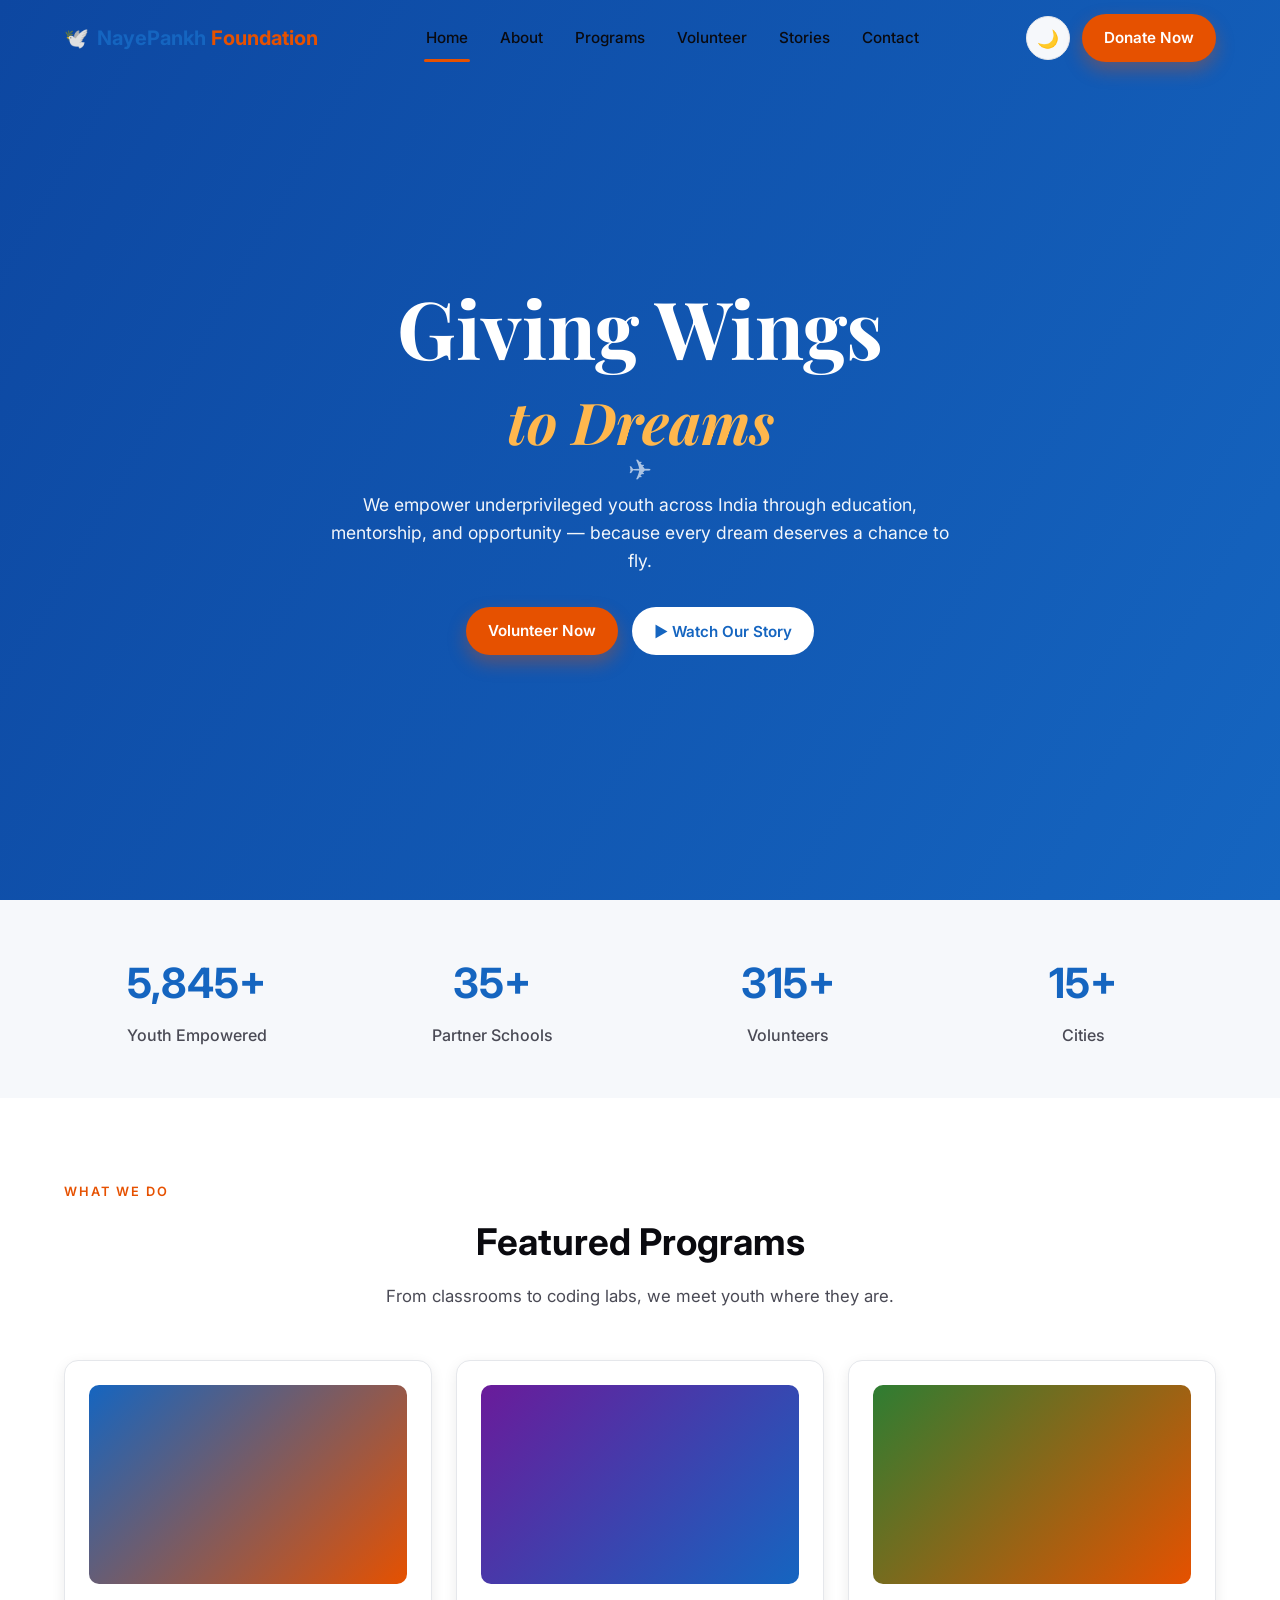
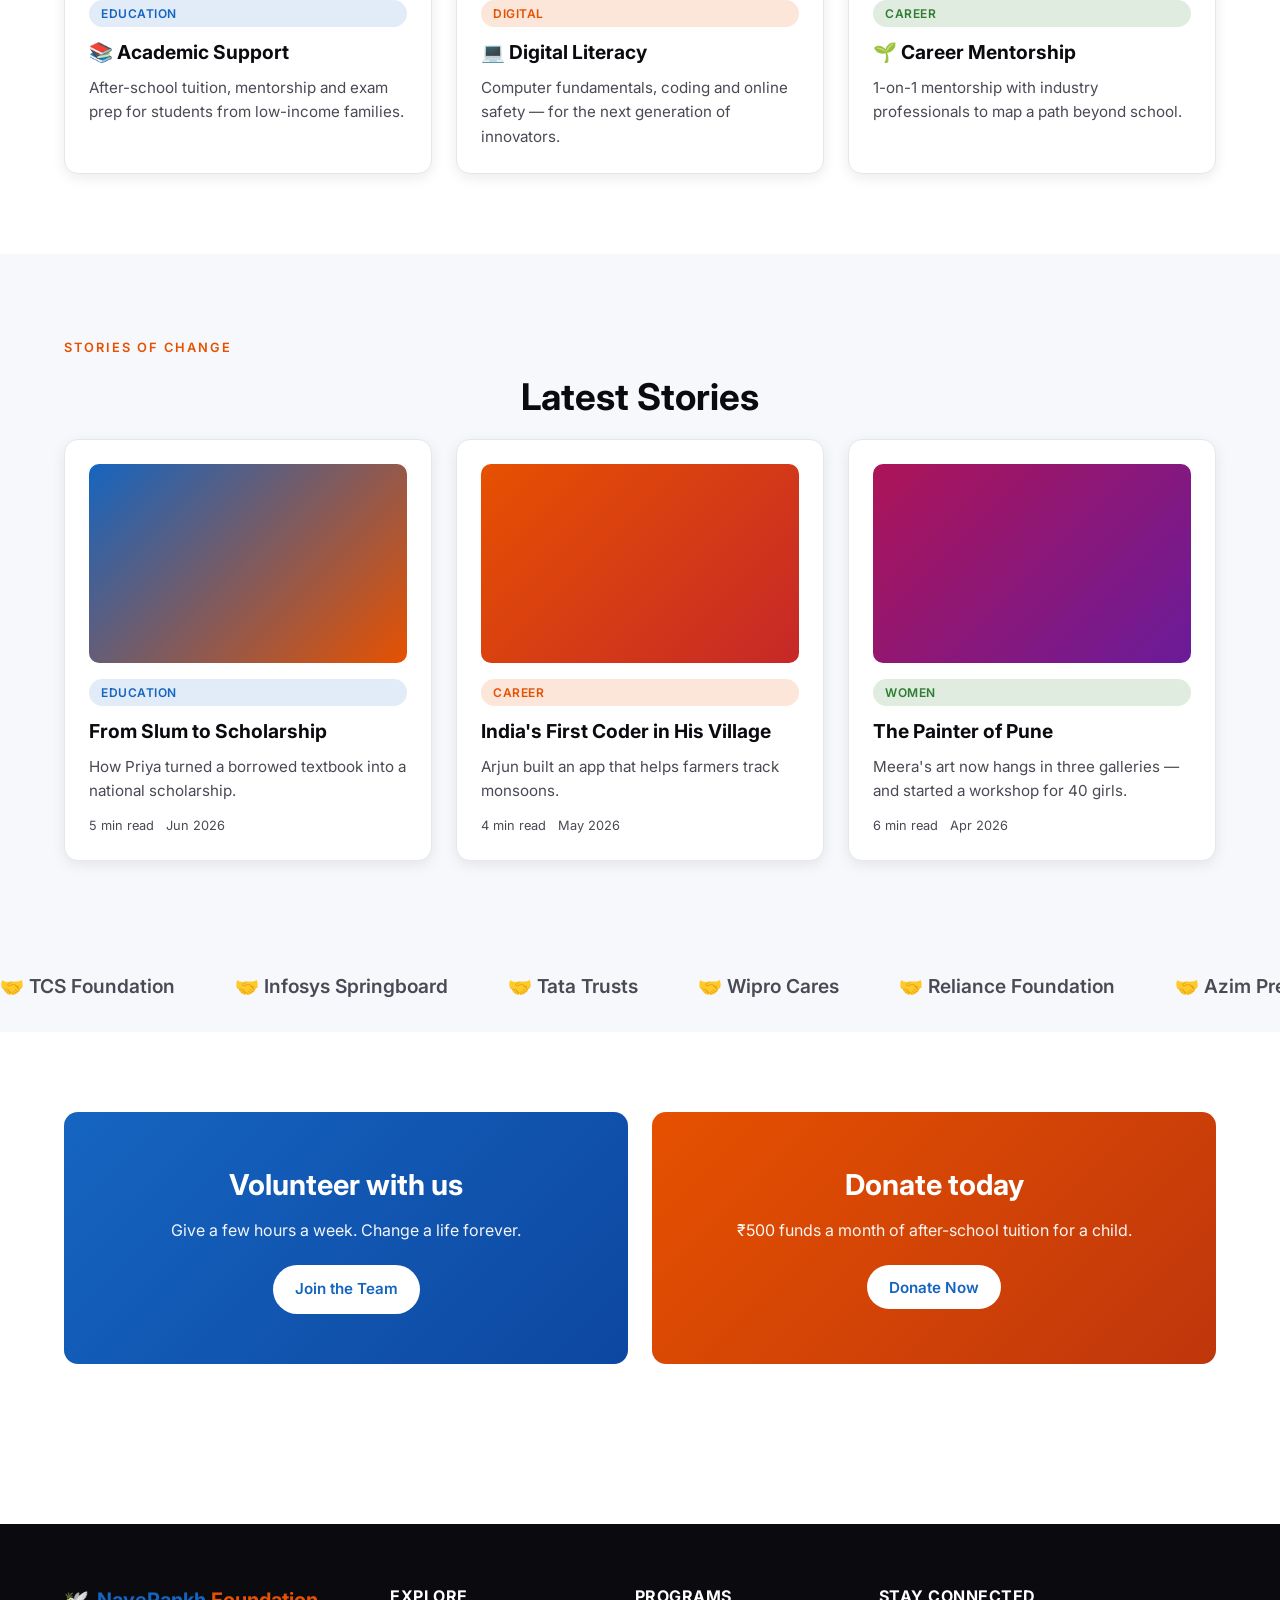
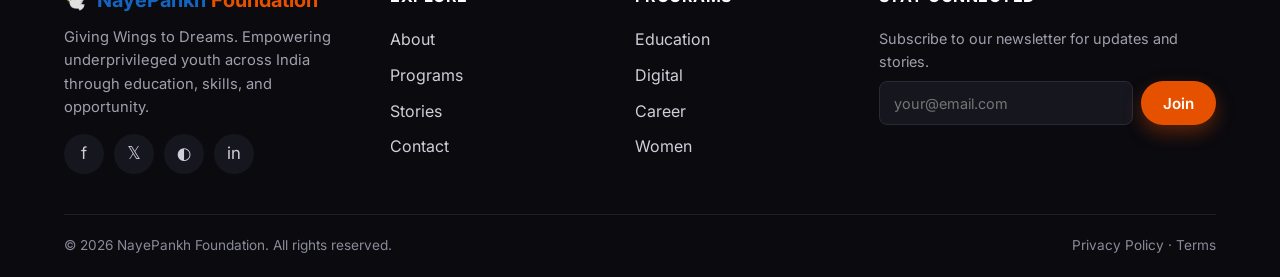
<file: public/ngo/index.html>
<!DOCTYPE html>
<html lang="en">
<head>
<meta charset="UTF-8" />
<meta name="viewport" content="width=device-width,initial-scale=1" />
<title>NayePankh Foundation — Giving Wings to Dreams</title>
<meta name="description" content="NayePankh Foundation empowers underprivileged youth across India through education, skills and opportunity." />
<link rel="preconnect" href="https://fonts.googleapis.com">
<link rel="preconnect" href="https://fonts.gstatic.com" crossorigin>
<link href="https://fonts.googleapis.com/css2?family=Inter:wght@400;500;600;700&family=Playfair+Display:ital,wght@0,700;1,700&display=swap" rel="stylesheet">
<link rel="stylesheet" href="style.css" />
</head>
<body>
<div id="nav-host"></div>
<main style="padding-top:0">

  <section class="hero">
    <span class="paper-plane">✈️</span>
    <span class="paper-plane">✈️</span>
    <span class="paper-plane">✈️</span>
    <span class="paper-plane">✈️</span>
    <span class="paper-plane">✈️</span>
    <div class="container" style="position:relative;z-index:2">
      <h1>Giving Wings</h1>
      <h2>to Dreams</h2>
      <p>We empower underprivileged youth across India through education, mentorship, and opportunity — because every dream deserves a chance to fly.</p>
      <div class="hero-ctas">
        <a class="btn btn-accent" href="volunteer.html">Volunteer Now</a>
        <button class="btn btn-light" onclick="openStoryVideo()">▶ Watch Our Story</button>
      </div>
    </div>
  </section>

  <section class="stats">
    <div class="container stats-grid">
      <div data-reveal><div class="stat-num" data-count="10000" data-suffix="+">0</div><div class="stat-label">Youth Empowered</div></div>
      <div data-reveal><div class="stat-num" data-count="50" data-suffix="+">0</div><div class="stat-label">Partner Schools</div></div>
      <div data-reveal><div class="stat-num" data-count="500" data-suffix="+">0</div><div class="stat-label">Volunteers</div></div>
      <div data-reveal><div class="stat-num" data-count="15" data-suffix="+">0</div><div class="stat-label">Cities</div></div>
    </div>
  </section>

  <section class="section">
    <div class="container">
      <span class="eyebrow" data-reveal>What we do</span>
      <h2 class="section-title" data-reveal>Featured Programs</h2>
      <p class="section-sub" data-reveal>From classrooms to coding labs, we meet youth where they are.</p>
      <div class="cards-grid scroll-snap">
        <div class="card" data-reveal><div class="card-img"></div><span class="badge">Education</span><h3>📚 Academic Support</h3><p>After-school tuition, mentorship and exam prep for students from low-income families.</p></div>
        <div class="card" data-reveal><div class="card-img" style="background:linear-gradient(135deg,#6a1b9a,#1565c0)"></div><span class="badge accent">Digital</span><h3>💻 Digital Literacy</h3><p>Computer fundamentals, coding and online safety — for the next generation of innovators.</p></div>
        <div class="card" data-reveal><div class="card-img" style="background:linear-gradient(135deg,#2e7d32,#e65100)"></div><span class="badge success">Career</span><h3>🌱 Career Mentorship</h3><p>1-on-1 mentorship with industry professionals to map a path beyond school.</p></div>
      </div>
    </div>
  </section>

  <section class="section" style="background:var(--bg-alt)">
    <div class="container">
      <span class="eyebrow" data-reveal>Stories of change</span>
      <h2 class="section-title" data-reveal>Latest Stories</h2>
      <div class="cards-grid">
        <article class="card" data-reveal><div class="card-img"></div><span class="badge">Education</span><h3>From Slum to Scholarship</h3><p>How Priya turned a borrowed textbook into a national scholarship.</p><div class="meta"><span>5 min read</span><span>Jun 2026</span></div></article>
        <article class="card" data-reveal><div class="card-img" style="background:linear-gradient(135deg,#e65100,#c62828)"></div><span class="badge accent">Career</span><h3>India's First Coder in His Village</h3><p>Arjun built an app that helps farmers track monsoons.</p><div class="meta"><span>4 min read</span><span>May 2026</span></div></article>
        <article class="card" data-reveal><div class="card-img" style="background:linear-gradient(135deg,#ad1457,#6a1b9a)"></div><span class="badge success">Women</span><h3>The Painter of Pune</h3><p>Meera's art now hangs in three galleries — and started a workshop for 40 girls.</p><div class="meta"><span>6 min read</span><span>Apr 2026</span></div></article>
      </div>
    </div>
  </section>

  <section class="marquee" aria-label="Our partners">
    <div class="marquee-track">
      <span>🤝 TCS Foundation</span><span>🤝 Infosys Springboard</span><span>🤝 Tata Trusts</span>
      <span>🤝 Wipro Cares</span><span>🤝 Reliance Foundation</span><span>🤝 Azim Premji Foundation</span>
      <span>🤝 TCS Foundation</span><span>🤝 Infosys Springboard</span><span>🤝 Tata Trusts</span>
      <span>🤝 Wipro Cares</span><span>🤝 Reliance Foundation</span><span>🤝 Azim Premji Foundation</span>
    </div>
  </section>

  <section class="section">
    <div class="container dual-cta">
      <div class="cta-card blue" data-reveal>
        <h3>Volunteer with us</h3><p>Give a few hours a week. Change a life forever.</p>
        <a class="btn btn-light" href="volunteer.html">Join the Team</a>
      </div>
      <div class="cta-card orange" data-reveal>
        <h3>Donate today</h3><p>₹500 funds a month of after-school tuition for a child.</p>
        <button class="btn btn-light" onclick="openDonateModal()">Donate Now</button>
      </div>
    </div>
  </section>

</main>
<div id="footer-host"></div>
<script src="main.js"></script>
<script>
function openStoryVideo(){
  openModal(`<h3>Our Story</h3>
    <div style="aspect-ratio:16/9;border-radius:10px;overflow:hidden;background:#000">
      <iframe width="100%" height="100%" src="https://www.youtube.com/embed/dQw4w9WgXcQ" title="Our Story" frameborder="0" allowfullscreen></iframe>
    </div>
    <p style="margin-top:14px;color:var(--text-soft)">A short film about the youth, mentors and dreams behind NayePankh.</p>`);
}
</script>
</body>
</html>
</file>
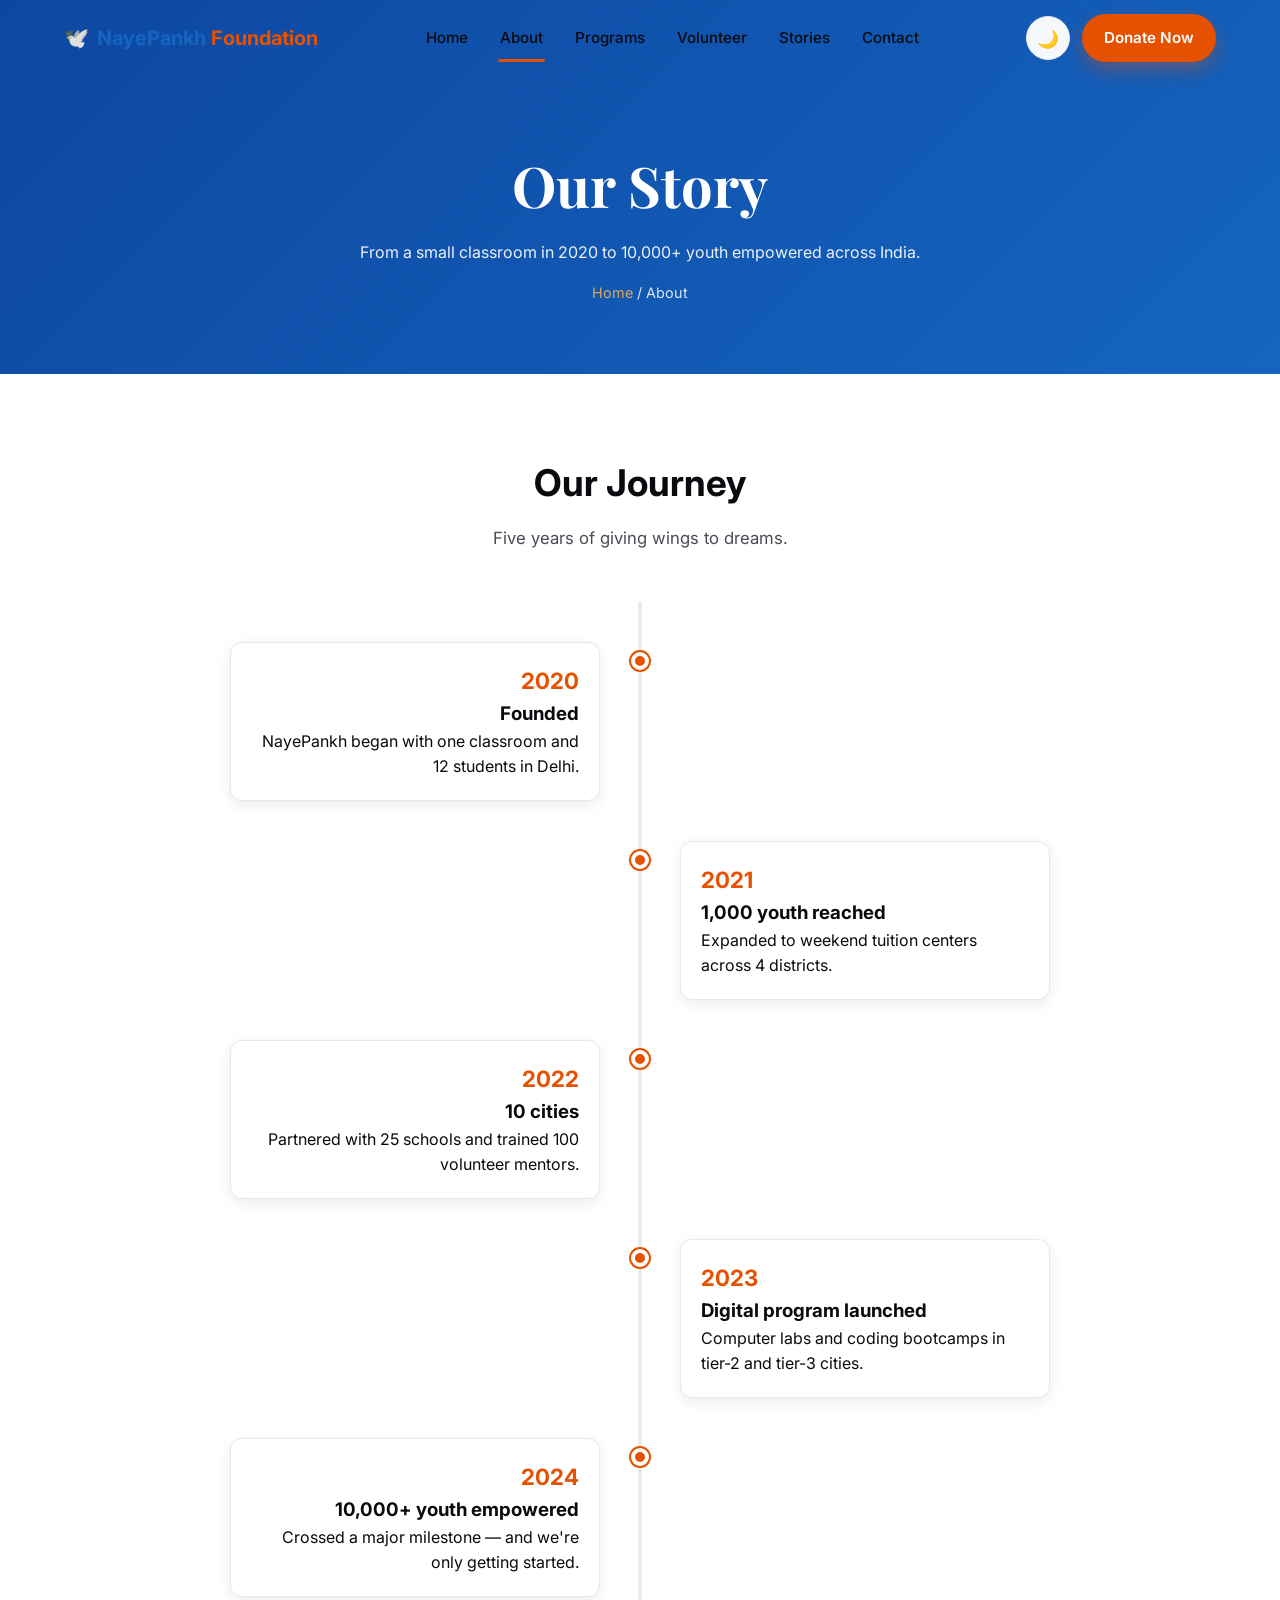
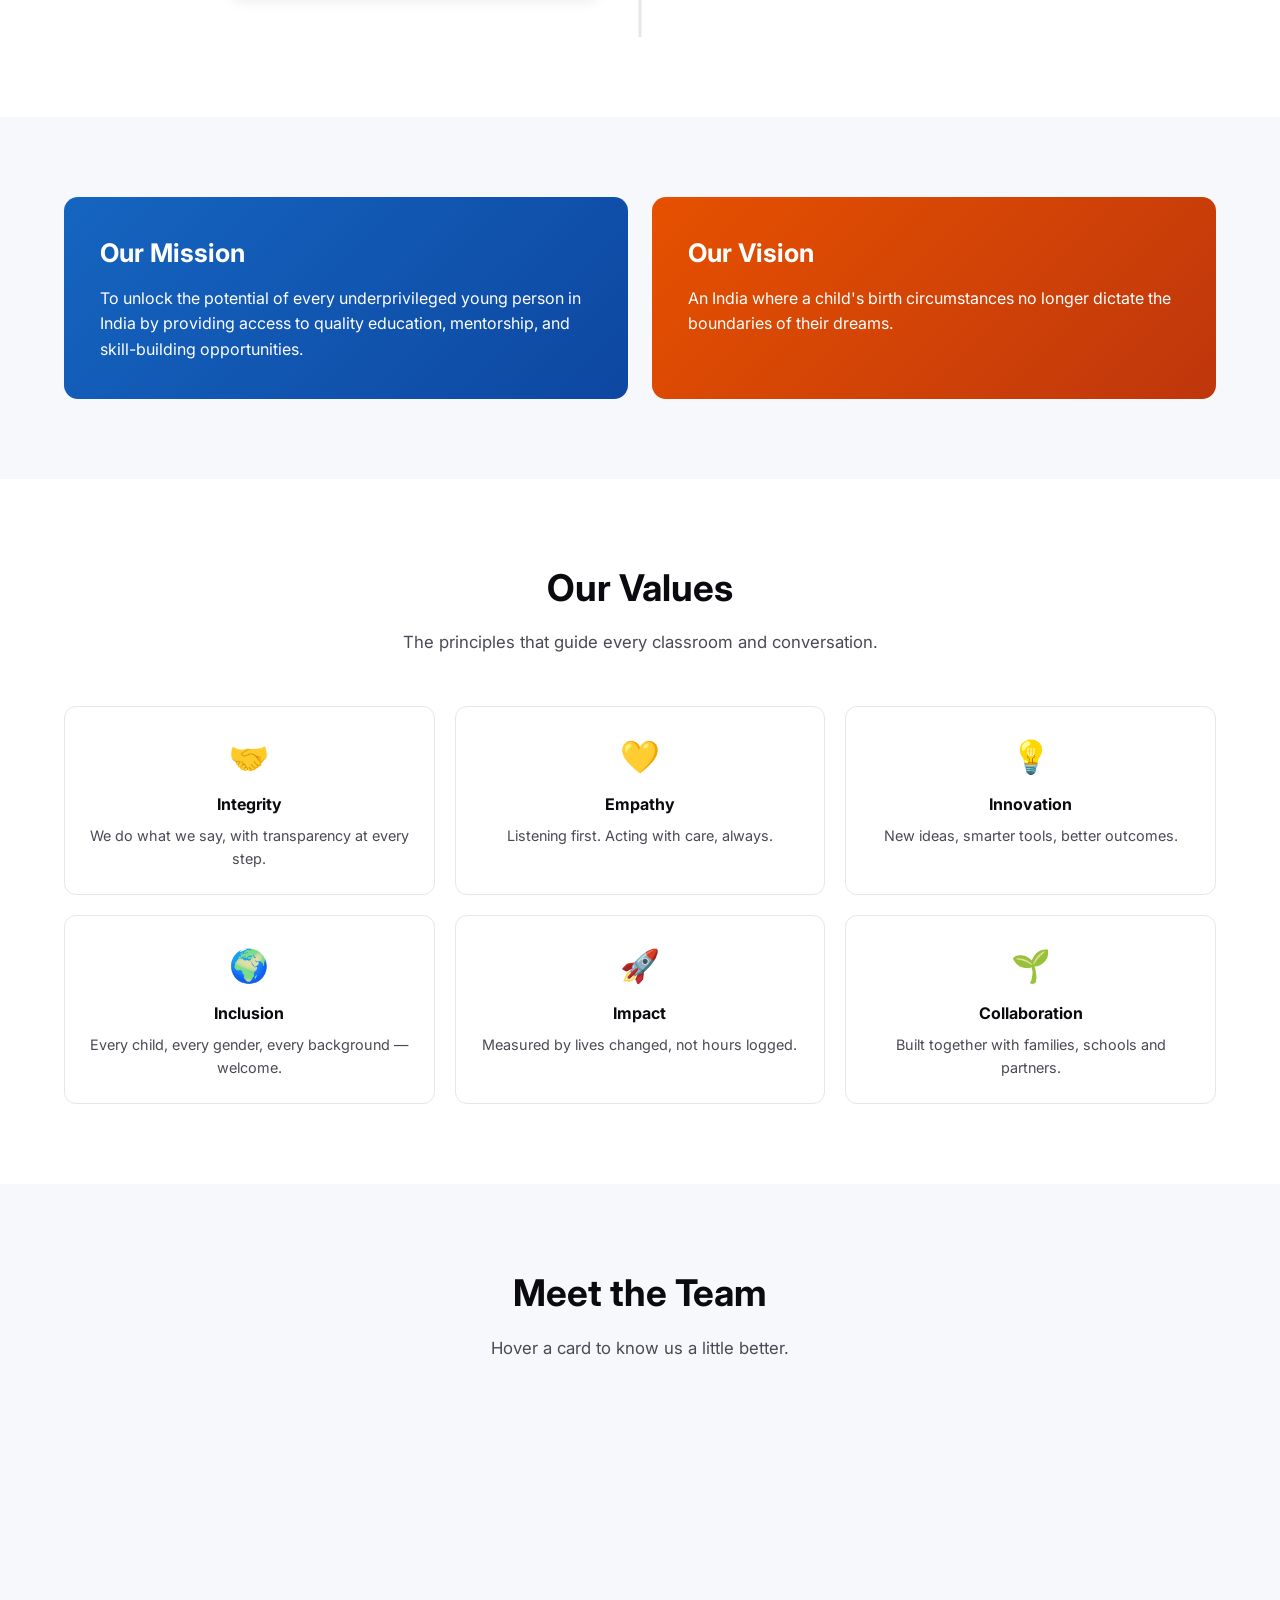
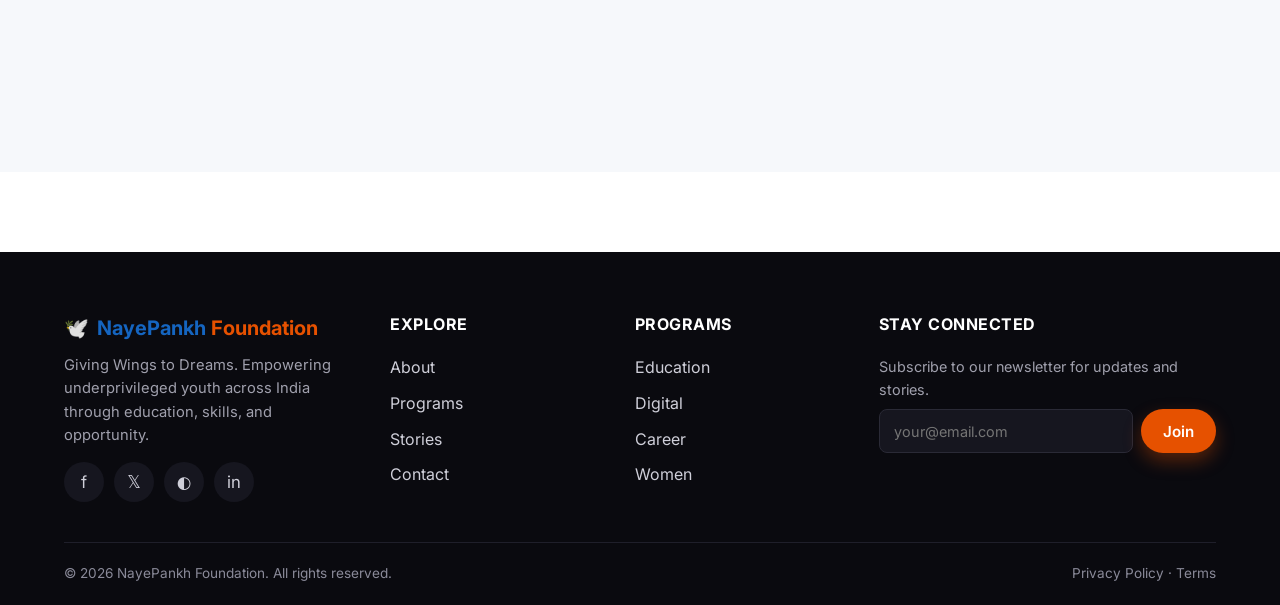
<file: public/ngo/about.html>
<!DOCTYPE html>
<html lang="en">
<head>
<meta charset="UTF-8" />
<meta name="viewport" content="width=device-width,initial-scale=1" />
<title>About — NayePankh Foundation</title>
<meta name="description" content="Our story, mission, vision and the team behind NayePankh Foundation." />
<link href="https://fonts.googleapis.com/css2?family=Inter:wght@400;500;600;700&family=Playfair+Display:ital,wght@0,700;1,700&display=swap" rel="stylesheet">
<link rel="stylesheet" href="style.css" />
</head>
<body>
<div id="nav-host"></div>
<main style="padding-top:0">

  <section class="page-hero">
    <div class="container">
      <h1>Our Story</h1>
      <p>From a small classroom in 2020 to 10,000+ youth empowered across India.</p>
      <div class="breadcrumb"><a href="index.html">Home</a> / About</div>
    </div>
  </section>

  <section class="section">
    <div class="container">
      <h2 class="section-title" data-reveal>Our Journey</h2>
      <p class="section-sub" data-reveal>Five years of giving wings to dreams.</p>
      <div class="timeline">
        <div class="tl-item"><div class="dot"></div><div class="tl-card"><div class="tl-year">2020</div><h3>Founded</h3><p>NayePankh began with one classroom and 12 students in Delhi.</p></div></div>
        <div class="tl-item"><div class="dot"></div><div class="tl-card"><div class="tl-year">2021</div><h3>1,000 youth reached</h3><p>Expanded to weekend tuition centers across 4 districts.</p></div></div>
        <div class="tl-item"><div class="dot"></div><div class="tl-card"><div class="tl-year">2022</div><h3>10 cities</h3><p>Partnered with 25 schools and trained 100 volunteer mentors.</p></div></div>
        <div class="tl-item"><div class="dot"></div><div class="tl-card"><div class="tl-year">2023</div><h3>Digital program launched</h3><p>Computer labs and coding bootcamps in tier-2 and tier-3 cities.</p></div></div>
        <div class="tl-item"><div class="dot"></div><div class="tl-card"><div class="tl-year">2024</div><h3>10,000+ youth empowered</h3><p>Crossed a major milestone — and we're only getting started.</p></div></div>
      </div>
    </div>
  </section>

  <section class="section" style="background:var(--bg-alt)">
    <div class="container mv-grid">
      <div class="mv-card blue" data-reveal>
        <h3>Our Mission</h3>
        <p>To unlock the potential of every underprivileged young person in India by providing access to quality education, mentorship, and skill-building opportunities.</p>
      </div>
      <div class="mv-card orange" data-reveal>
        <h3>Our Vision</h3>
        <p>An India where a child's birth circumstances no longer dictate the boundaries of their dreams.</p>
      </div>
    </div>
  </section>

  <section class="section">
    <div class="container">
      <h2 class="section-title" data-reveal>Our Values</h2>
      <p class="section-sub" data-reveal>The principles that guide every classroom and conversation.</p>
      <div class="values">
        <div class="value" data-reveal><div class="icon">🤝</div><h4>Integrity</h4><p>We do what we say, with transparency at every step.</p></div>
        <div class="value" data-reveal><div class="icon">💛</div><h4>Empathy</h4><p>Listening first. Acting with care, always.</p></div>
        <div class="value" data-reveal><div class="icon">💡</div><h4>Innovation</h4><p>New ideas, smarter tools, better outcomes.</p></div>
        <div class="value" data-reveal><div class="icon">🌍</div><h4>Inclusion</h4><p>Every child, every gender, every background — welcome.</p></div>
        <div class="value" data-reveal><div class="icon">🚀</div><h4>Impact</h4><p>Measured by lives changed, not hours logged.</p></div>
        <div class="value" data-reveal><div class="icon">🌱</div><h4>Collaboration</h4><p>Built together with families, schools and partners.</p></div>
      </div>
    </div>
  </section>

  <section class="section" style="background:var(--bg-alt)">
    <div class="container">
      <h2 class="section-title" data-reveal>Meet the Team</h2>
      <p class="section-sub" data-reveal>Hover a card to know us a little better.</p>
      <div class="team-grid">
        <div class="flip" data-reveal><div class="flip-inner">
          <div class="flip-face"><div class="avatar" style="background:#1565c0">AR</div><h4>Aarav Reddy</h4><p style="color:var(--text-soft)">Founder & CEO</p></div>
          <div class="flip-face flip-back"><h4>Aarav Reddy</h4><p style="margin-top:8px;font-size:.9rem">Ex-teacher, NSS alum. Started NayePankh from his garage.</p></div>
        </div></div>
        <div class="flip" data-reveal><div class="flip-inner">
          <div class="flip-face"><div class="avatar" style="background:#e65100">PS</div><h4>Priya Sharma</h4><p style="color:var(--text-soft)">Programs Director</p></div>
          <div class="flip-face flip-back"><h4>Priya Sharma</h4><p style="margin-top:8px;font-size:.9rem">Designs curricula that actually work in low-resource classrooms.</p></div>
        </div></div>
        <div class="flip" data-reveal><div class="flip-inner">
          <div class="flip-face"><div class="avatar" style="background:#2e7d32">RM</div><h4>Rahul Mehta</h4><p style="color:var(--text-soft)">Tech Lead</p></div>
          <div class="flip-face flip-back"><h4>Rahul Mehta</h4><p style="margin-top:8px;font-size:.9rem">Builds the digital literacy program. Ex-Google engineer.</p></div>
        </div></div>
        <div class="flip" data-reveal><div class="flip-inner">
          <div class="flip-face"><div class="avatar" style="background:#ad1457">SN</div><h4>Sneha Nair</h4><p style="color:var(--text-soft)">Outreach Head</p></div>
          <div class="flip-face flip-back"><h4>Sneha Nair</h4><p style="margin-top:8px;font-size:.9rem">Connects schools, families and volunteers across 15 cities.</p></div>
        </div></div>
      </div>
    </div>
  </section>

</main>
<div id="footer-host"></div>
<script src="main.js"></script>
</body>
</html>
</file>
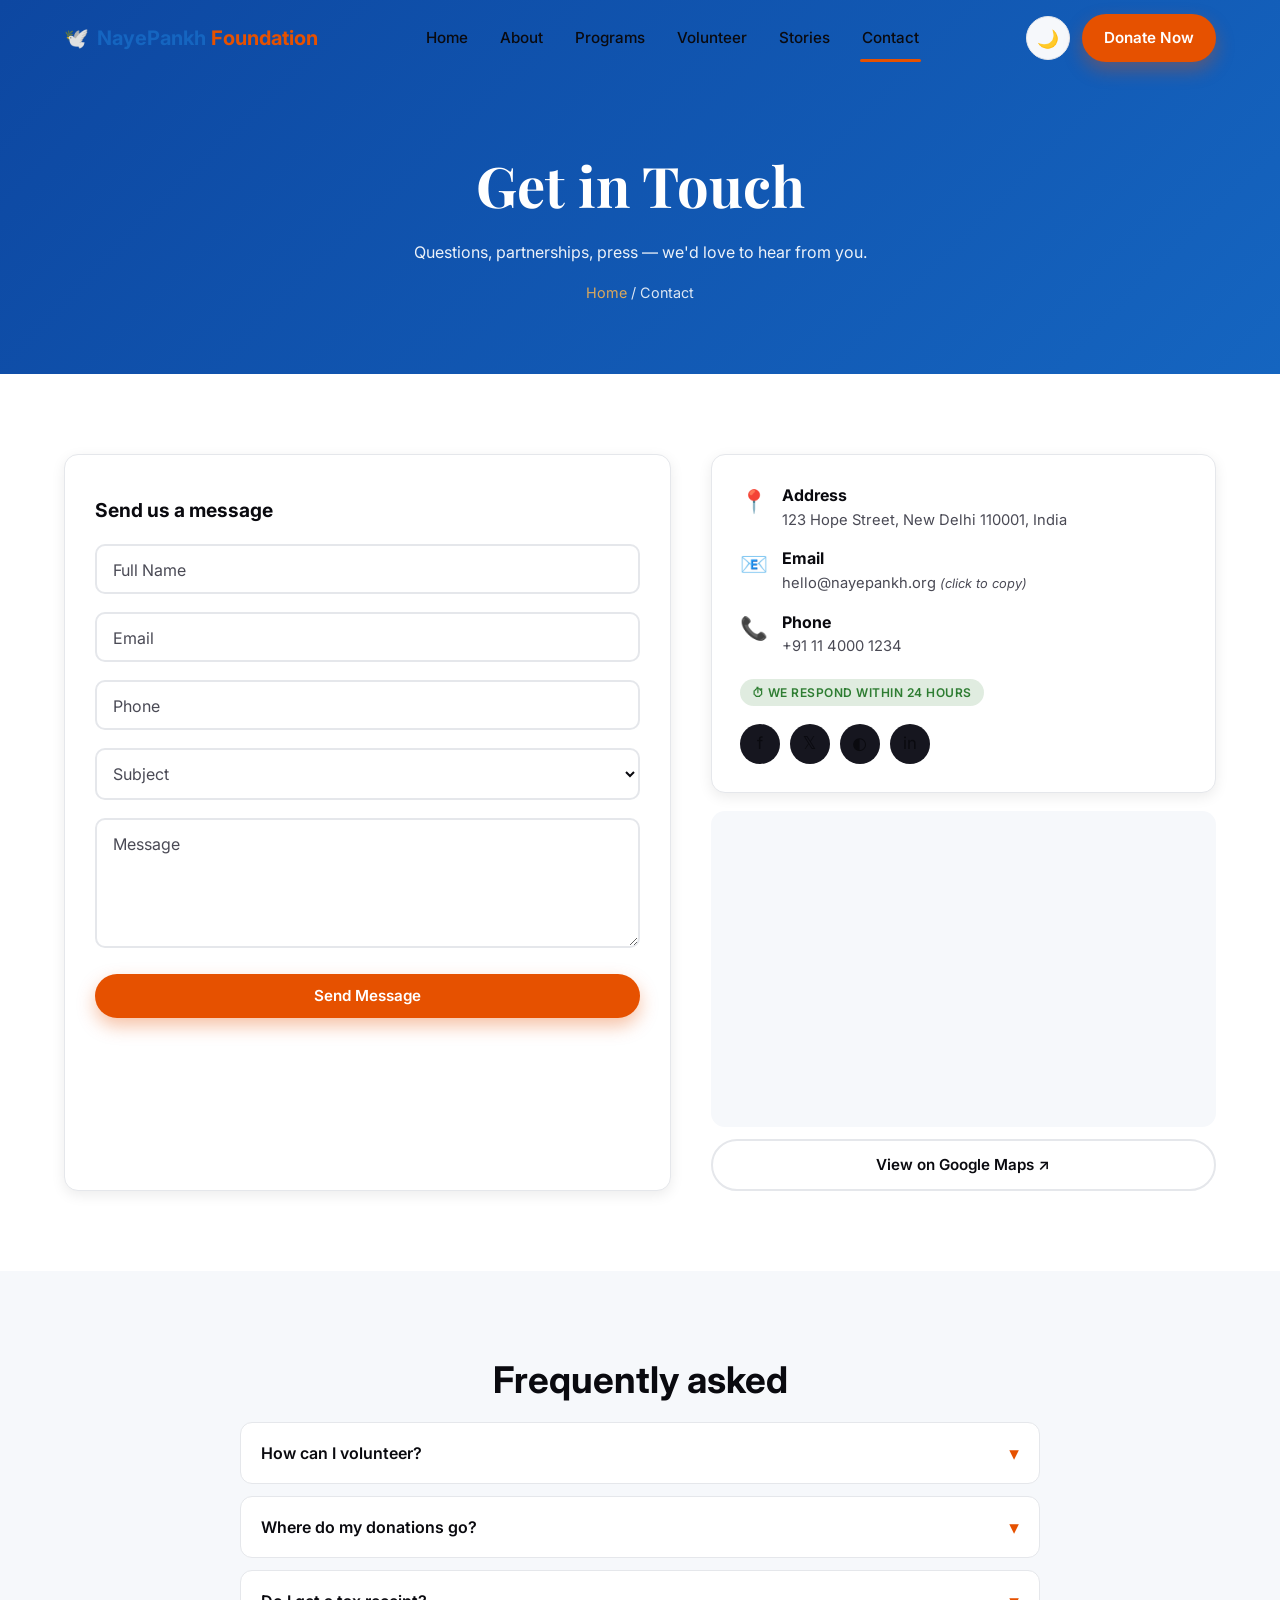
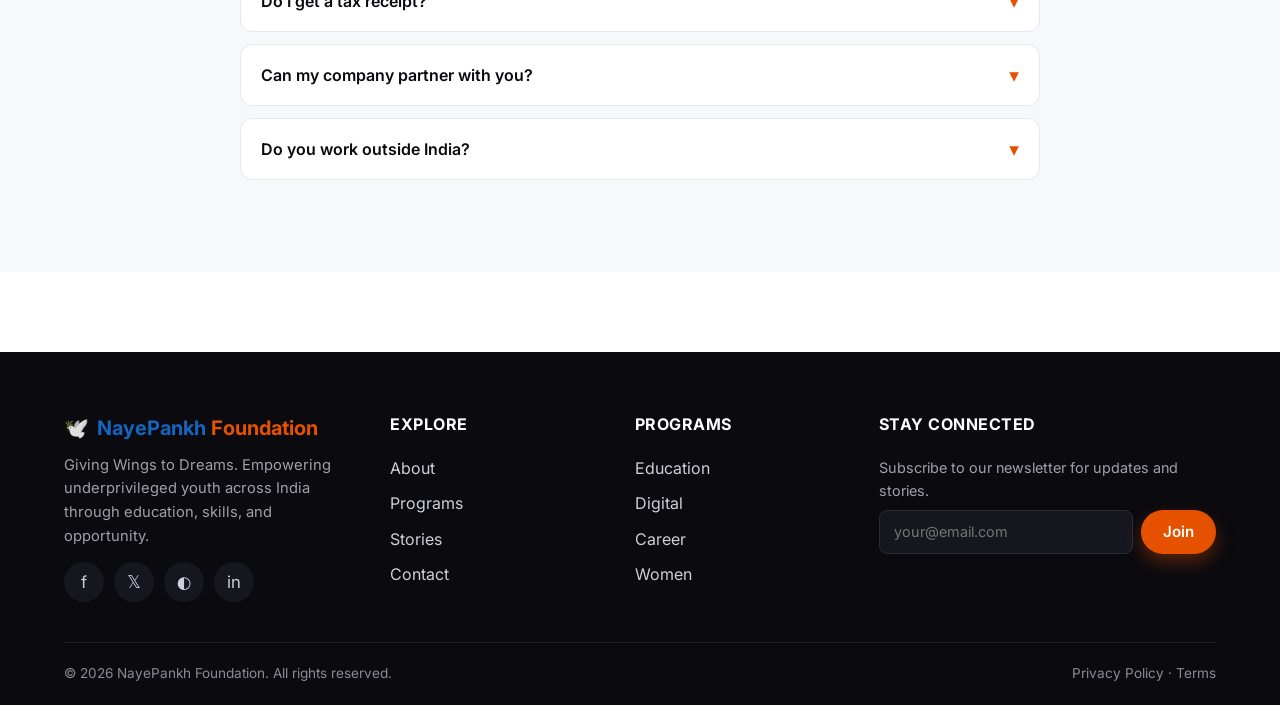
<file: public/ngo/contact.html>
<!DOCTYPE html>
<html lang="en">
<head>
<meta charset="UTF-8" />
<meta name="viewport" content="width=device-width,initial-scale=1" />
<title>Contact — NayePankh Foundation</title>
<meta name="description" content="Get in touch with NayePankh Foundation — we reply within 24 hours." />
<link href="https://fonts.googleapis.com/css2?family=Inter:wght@400;500;600;700&family=Playfair+Display:ital,wght@0,700;1,700&display=swap" rel="stylesheet">
<link rel="stylesheet" href="style.css" />
</head>
<body>
<div id="nav-host"></div>
<main style="padding-top:0">

  <section class="page-hero">
    <div class="container">
      <h1>Get in Touch</h1>
      <p>Questions, partnerships, press — we'd love to hear from you.</p>
      <div class="breadcrumb"><a href="index.html">Home</a> / Contact</div>
    </div>
  </section>

  <section class="section">
    <div class="container contact-grid">
      <div data-reveal>
        <div class="card" style="padding:30px">
          <h3 style="margin-bottom:18px">Send us a message</h3>
          <form id="contactForm" novalidate>
            <div class="float-field">
              <input id="cName" name="name" type="text" required placeholder=" ">
              <label for="cName">Full Name</label>
            </div>
            <div class="float-field">
              <input id="cEmail" name="email" type="email" required placeholder=" ">
              <label for="cEmail">Email</label>
            </div>
            <div class="float-field">
              <input id="cPhone" name="phone" type="tel" required placeholder=" ">
              <label for="cPhone">Phone</label>
            </div>
            <div class="float-field">
              <select id="cSubject" name="subject" required>
                <option value="" disabled selected hidden></option>
                <option>General Inquiry</option>
                <option>Volunteer</option>
                <option>Donation</option>
                <option>Partnership</option>
                <option>Press</option>
              </select>
              <label for="cSubject">Subject</label>
            </div>
            <div class="float-field">
              <textarea id="cMsg" name="message" required rows="5" placeholder=" "></textarea>
              <label for="cMsg">Message</label>
            </div>
            <button class="btn btn-accent" type="submit" id="cSubmit" style="width:100%">Send Message</button>
          </form>
        </div>
      </div>

      <div data-reveal>
        <div class="info-card">
          <div class="info-row" onclick="copyText('123 Hope Street, New Delhi 110001')">
            <span class="ic">📍</span>
            <div><strong>Address</strong><div style="color:var(--text-soft);font-size:.92rem">123 Hope Street, New Delhi 110001, India</div></div>
          </div>
          <div class="info-row" onclick="copyText('hello@nayepankh.org')">
            <span class="ic">📧</span>
            <div><strong>Email</strong><div style="color:var(--text-soft);font-size:.92rem">hello@nayepankh.org <em style="font-size:.8rem">(click to copy)</em></div></div>
          </div>
          <div class="info-row" onclick="copyText('+91 11 4000 1234')">
            <span class="ic">📞</span>
            <div><strong>Phone</strong><div style="color:var(--text-soft);font-size:.92rem">+91 11 4000 1234</div></div>
          </div>
          <span class="badge success" style="margin-top:6px">⏱ We respond within 24 hours</span>
          <div class="socials" style="margin-top:18px">
            <a href="#">f</a><a href="#">𝕏</a><a href="#">◐</a><a href="#">in</a>
          </div>
        </div>
        <div class="map-box">
          <iframe loading="lazy" allowfullscreen
            src="https://www.google.com/maps?q=India%20Gate%20New%20Delhi&output=embed"></iframe>
        </div>
        <a class="btn btn-outline" style="margin-top:12px;width:100%" href="https://maps.google.com/?q=India+Gate+New+Delhi" target="_blank">View on Google Maps ↗</a>
      </div>
    </div>
  </section>

  <section class="section" style="background:var(--bg-alt)">
    <div class="container">
      <h2 class="section-title" data-reveal>Frequently asked</h2>
      <div class="faq" id="faq">
        <div class="faq-item"><button class="faq-q">How can I volunteer? <span class="arrow">▾</span></button><div class="faq-a"><p>Head to the Volunteer page, complete the 3-step form, and we'll match you with a program within 48 hours.</p></div></div>
        <div class="faq-item"><button class="faq-q">Where do my donations go? <span class="arrow">▾</span></button><div class="faq-a"><p>92% of every rupee goes directly to programs. The remaining 8% covers operations and is fully audited annually.</p></div></div>
        <div class="faq-item"><button class="faq-q">Do I get a tax receipt? <span class="arrow">▾</span></button><div class="faq-a"><p>Yes. NayePankh is registered under 80G and 12A. Receipts are emailed within 48 hours of donation.</p></div></div>
        <div class="faq-item"><button class="faq-q">Can my company partner with you? <span class="arrow">▾</span></button><div class="faq-a"><p>Absolutely. Drop us a note at partnerships@nayepankh.org and we'll set up a call within a week.</p></div></div>
        <div class="faq-item"><button class="faq-q">Do you work outside India? <span class="arrow">▾</span></button><div class="faq-a"><p>For now, all our programs run in India. We welcome international volunteers and mentors who can work remotely.</p></div></div>
      </div>
    </div>
  </section>

</main>
<div id="footer-host"></div>
<script src="main.js"></script>
<script>
function copyText(t){ navigator.clipboard.writeText(t).then(()=>showToast("Copied: "+t,"info")); }

function pageInit(){
  // Live validation
  document.querySelectorAll("#contactForm input, #contactForm select, #contactForm textarea").forEach(el=>{
    el.addEventListener("input",()=>{
      const wrap = el.closest(".float-field");
      if(el.checkValidity() && el.value.trim()){
        wrap.classList.add("valid");
        if(!wrap.querySelector(".ok")){
          const ok=document.createElement("span"); ok.className="ok";ok.textContent="✓";
          ok.style.cssText="position:absolute;right:14px;top:18px;color:var(--success);font-weight:700";
          wrap.appendChild(ok);
        }
      } else {
        wrap.classList.remove("valid");
        const ok = wrap.querySelector(".ok"); if(ok) ok.remove();
      }
    });
  });

  document.getElementById("contactForm").addEventListener("submit",e=>{
    e.preventDefault();
    const f = e.target;
    let ok=true;
    [...f.elements].forEach(el=>{
      if(el.tagName==="BUTTON") return;
      const wrap = el.closest(".float-field");
      if(!el.checkValidity()){ wrap.style.animation="shake .3s"; setTimeout(()=>wrap.style.animation="",300); ok=false; }
    });
    if(!ok){ showToast("Please fix the highlighted fields","error"); return; }
    const btn = document.getElementById("cSubmit");
    const original = btn.innerHTML;
    btn.disabled = true;
    btn.innerHTML = `<span class="spinner"></span> Sending...`;
    setTimeout(()=>{
      const data = Object.fromEntries(new FormData(f).entries());
      data.submittedAt = new Date().toISOString();
      const all = JSON.parse(localStorage.getItem("np_contacts")||"[]");
      all.push(data); localStorage.setItem("np_contacts",JSON.stringify(all));
      btn.disabled = false; btn.innerHTML = original;
      f.reset();
      f.querySelectorAll(".float-field").forEach(w=>{w.classList.remove("valid"); const ok=w.querySelector(".ok"); if(ok) ok.remove();});
      showToast("Message sent! We'll reply within 24 hours. 🙏");
    },1500);
  });

  // FAQ accordion (one at a time)
  document.querySelectorAll("#faq .faq-q").forEach(q=>{
    q.addEventListener("click",()=>{
      const item = q.parentElement;
      const open = item.classList.contains("open");
      document.querySelectorAll("#faq .faq-item").forEach(i=>i.classList.remove("open"));
      if(!open) item.classList.add("open");
    });
  });
}
</script>
</body>
</html>
</file>
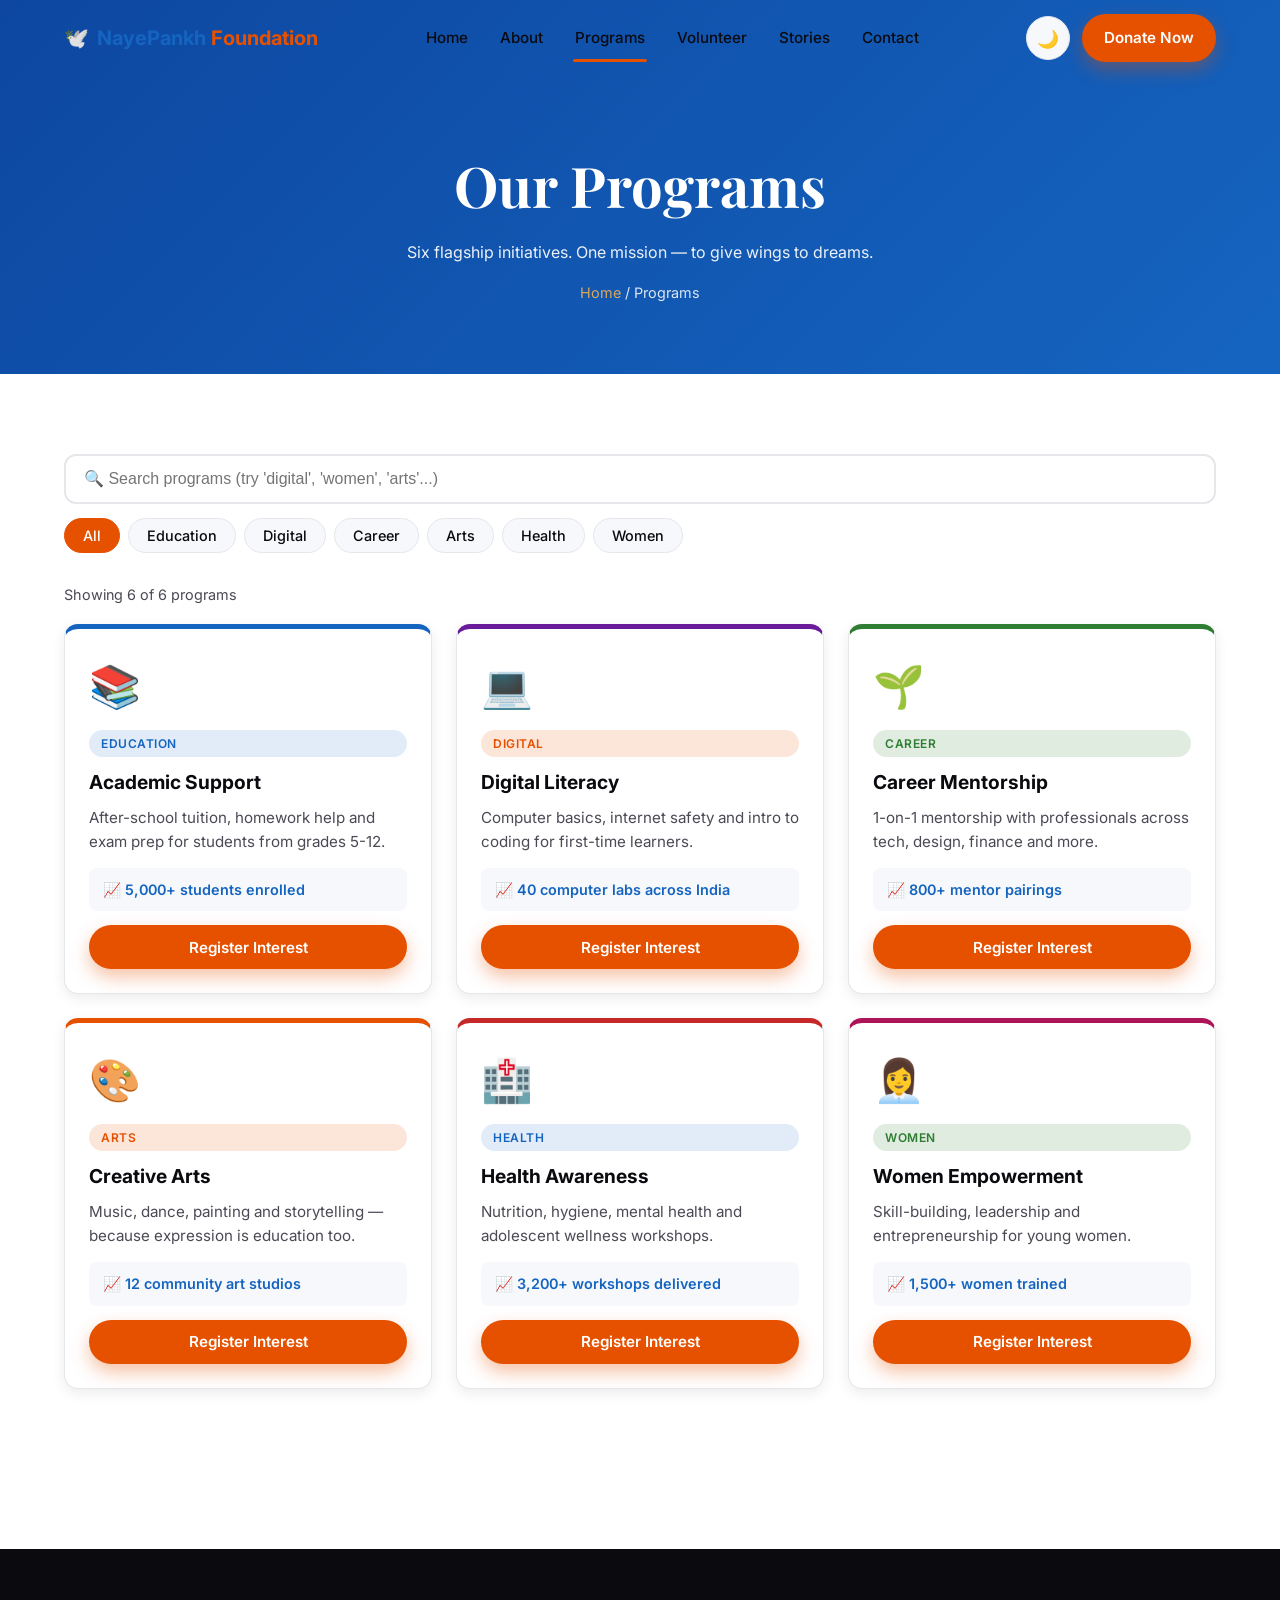
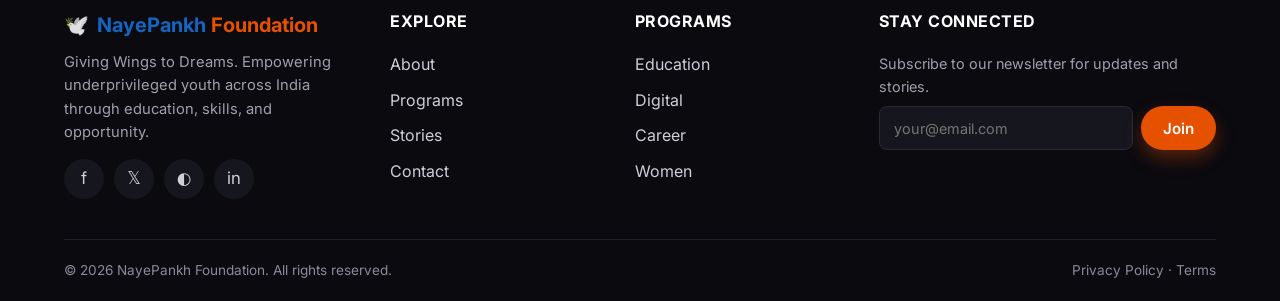
<file: public/ngo/programs.html>
<!DOCTYPE html>
<html lang="en">
<head>
<meta charset="UTF-8" />
<meta name="viewport" content="width=device-width,initial-scale=1" />
<title>Programs — NayePankh Foundation</title>
<meta name="description" content="Six flagship programs across education, digital, career, arts, health and women empowerment." />
<link href="https://fonts.googleapis.com/css2?family=Inter:wght@400;500;600;700&family=Playfair+Display:ital,wght@0,700;1,700&display=swap" rel="stylesheet">
<link rel="stylesheet" href="style.css" />
</head>
<body>
<div id="nav-host"></div>
<main style="padding-top:0">

  <section class="page-hero">
    <div class="container">
      <h1>Our Programs</h1>
      <p>Six flagship initiatives. One mission — to give wings to dreams.</p>
      <div class="breadcrumb"><a href="index.html">Home</a> / Programs</div>
    </div>
  </section>

  <section class="section">
    <div class="container">
      <div class="filter-bar">
        <input type="text" id="searchInput" class="search-input" placeholder="🔍 Search programs (try 'digital', 'women', 'arts'...)" />
        <div class="filter-buttons" id="filterButtons">
          <button class="chip active" data-cat="All">All</button>
          <button class="chip" data-cat="Education">Education</button>
          <button class="chip" data-cat="Digital">Digital</button>
          <button class="chip" data-cat="Career">Career</button>
          <button class="chip" data-cat="Arts">Arts</button>
          <button class="chip" data-cat="Health">Health</button>
          <button class="chip" data-cat="Women">Women</button>
        </div>
      </div>
      <div class="result-count" id="resultCount">Showing 6 of 6 programs</div>
      <div class="cards-grid" id="programGrid"></div>
    </div>
  </section>

</main>
<div id="footer-host"></div>
<script src="main.js"></script>
<script>
const PROGRAMS = [
  {icon:"📚",title:"Academic Support",cat:"Education",desc:"After-school tuition, homework help and exam prep for students from grades 5-12.",stat:"5,000+ students enrolled"},
  {icon:"💻",title:"Digital Literacy",cat:"Digital",desc:"Computer basics, internet safety and intro to coding for first-time learners.",stat:"40 computer labs across India"},
  {icon:"🌱",title:"Career Mentorship",cat:"Career",desc:"1-on-1 mentorship with professionals across tech, design, finance and more.",stat:"800+ mentor pairings"},
  {icon:"🎨",title:"Creative Arts",cat:"Arts",desc:"Music, dance, painting and storytelling — because expression is education too.",stat:"12 community art studios"},
  {icon:"🏥",title:"Health Awareness",cat:"Health",desc:"Nutrition, hygiene, mental health and adolescent wellness workshops.",stat:"3,200+ workshops delivered"},
  {icon:"👩‍💼",title:"Women Empowerment",cat:"Women",desc:"Skill-building, leadership and entrepreneurship for young women.",stat:"1,500+ women trained"},
];

let activeCat = "All";
let query = "";

function getParams(){
  const p = new URLSearchParams(location.search);
  if(p.get("category")) activeCat = p.get("category");
  if(p.get("q")) query = p.get("q");
}
function updateUrl(){
  const p = new URLSearchParams();
  if(activeCat!=="All") p.set("category",activeCat);
  if(query) p.set("q",query);
  const s = p.toString();
  history.replaceState(null,"", s? "?"+s : location.pathname);
}

function render(){
  const grid = document.getElementById("programGrid");
  const q = query.trim().toLowerCase();
  const list = PROGRAMS.filter(p=>{
    const matchCat = activeCat==="All" || p.cat===activeCat;
    const matchQ = !q || (p.title+" "+p.desc+" "+p.cat).toLowerCase().includes(q);
    return matchCat && matchQ;
  });
  document.getElementById("resultCount").textContent = `Showing ${list.length} of ${PROGRAMS.length} programs`;
  grid.innerHTML = list.map(p=>`
    <div class="card program-card" data-cat="${p.cat}" data-reveal>
      <div class="icon">${p.icon}</div>
      <span class="badge ${p.cat==='Digital'||p.cat==='Arts'?'accent':p.cat==='Career'||p.cat==='Women'?'success':''}">${p.cat}</span>
      <h3>${p.title}</h3>
      <p>${p.desc}</p>
      <div class="impact-stat">📈 ${p.stat}</div>
      <button class="btn btn-accent" onclick="registerInterest('${p.title}')">Register Interest</button>
    </div>
  `).join("") || `<p style="text-align:center;color:var(--text-soft);padding:40px">No programs match your search.</p>`;
  document.querySelectorAll("[data-reveal]").forEach(el=>el.classList.add("visible"));
}

function registerInterest(name){
  openModal(`
    <h3>Register Interest — ${name}</h3>
    <p style="color:var(--text-soft);margin-bottom:16px">We'll be in touch within 24 hours.</p>
    <form id="interestForm">
      <div class="field"><label>Full Name</label><input required name="name" placeholder="Your name"><span class="err">Required</span></div>
      <div class="field"><label>Email</label><input required type="email" name="email" placeholder="you@email.com"><span class="err">Valid email required</span></div>
      <div class="field"><label>Phone</label><input required type="tel" name="phone" placeholder="+91 ..."><span class="err">Required</span></div>
      <div class="field"><label>City</label><input required name="city" placeholder="Your city"><span class="err">Required</span></div>
      <button type="submit" class="btn btn-accent" style="width:100%;margin-top:10px">Submit</button>
    </form>
  `);
  setTimeout(()=>{
    const f = document.getElementById("interestForm");
    f.addEventListener("submit",e=>{
      e.preventDefault();
      let ok=true;
      [...f.elements].forEach(el=>{
        if(el.tagName!=="INPUT") return;
        const field = el.closest(".field");
        const valid = el.checkValidity();
        field.classList.toggle("invalid",!valid);
        if(!valid) ok=false;
      });
      if(!ok) return;
      closeModal();
      showToast("Thank you! We'll reach out shortly. 🙏");
    });
  },50);
}

function pageInit(){
  getParams();
  document.getElementById("searchInput").value = query;
  document.querySelectorAll("#filterButtons .chip").forEach(b=>{
    if(b.dataset.cat===activeCat) b.classList.add("active"); else b.classList.remove("active");
    b.addEventListener("click",()=>{
      document.querySelectorAll("#filterButtons .chip").forEach(x=>x.classList.remove("active"));
      b.classList.add("active");
      activeCat = b.dataset.cat;
      updateUrl(); render();
    });
  });
  let debounce;
  document.getElementById("searchInput").addEventListener("input",e=>{
    clearTimeout(debounce);
    debounce = setTimeout(()=>{ query = e.target.value; updateUrl(); render(); },300);
  });
  render();
}
</script>
</body>
</html>
</file>
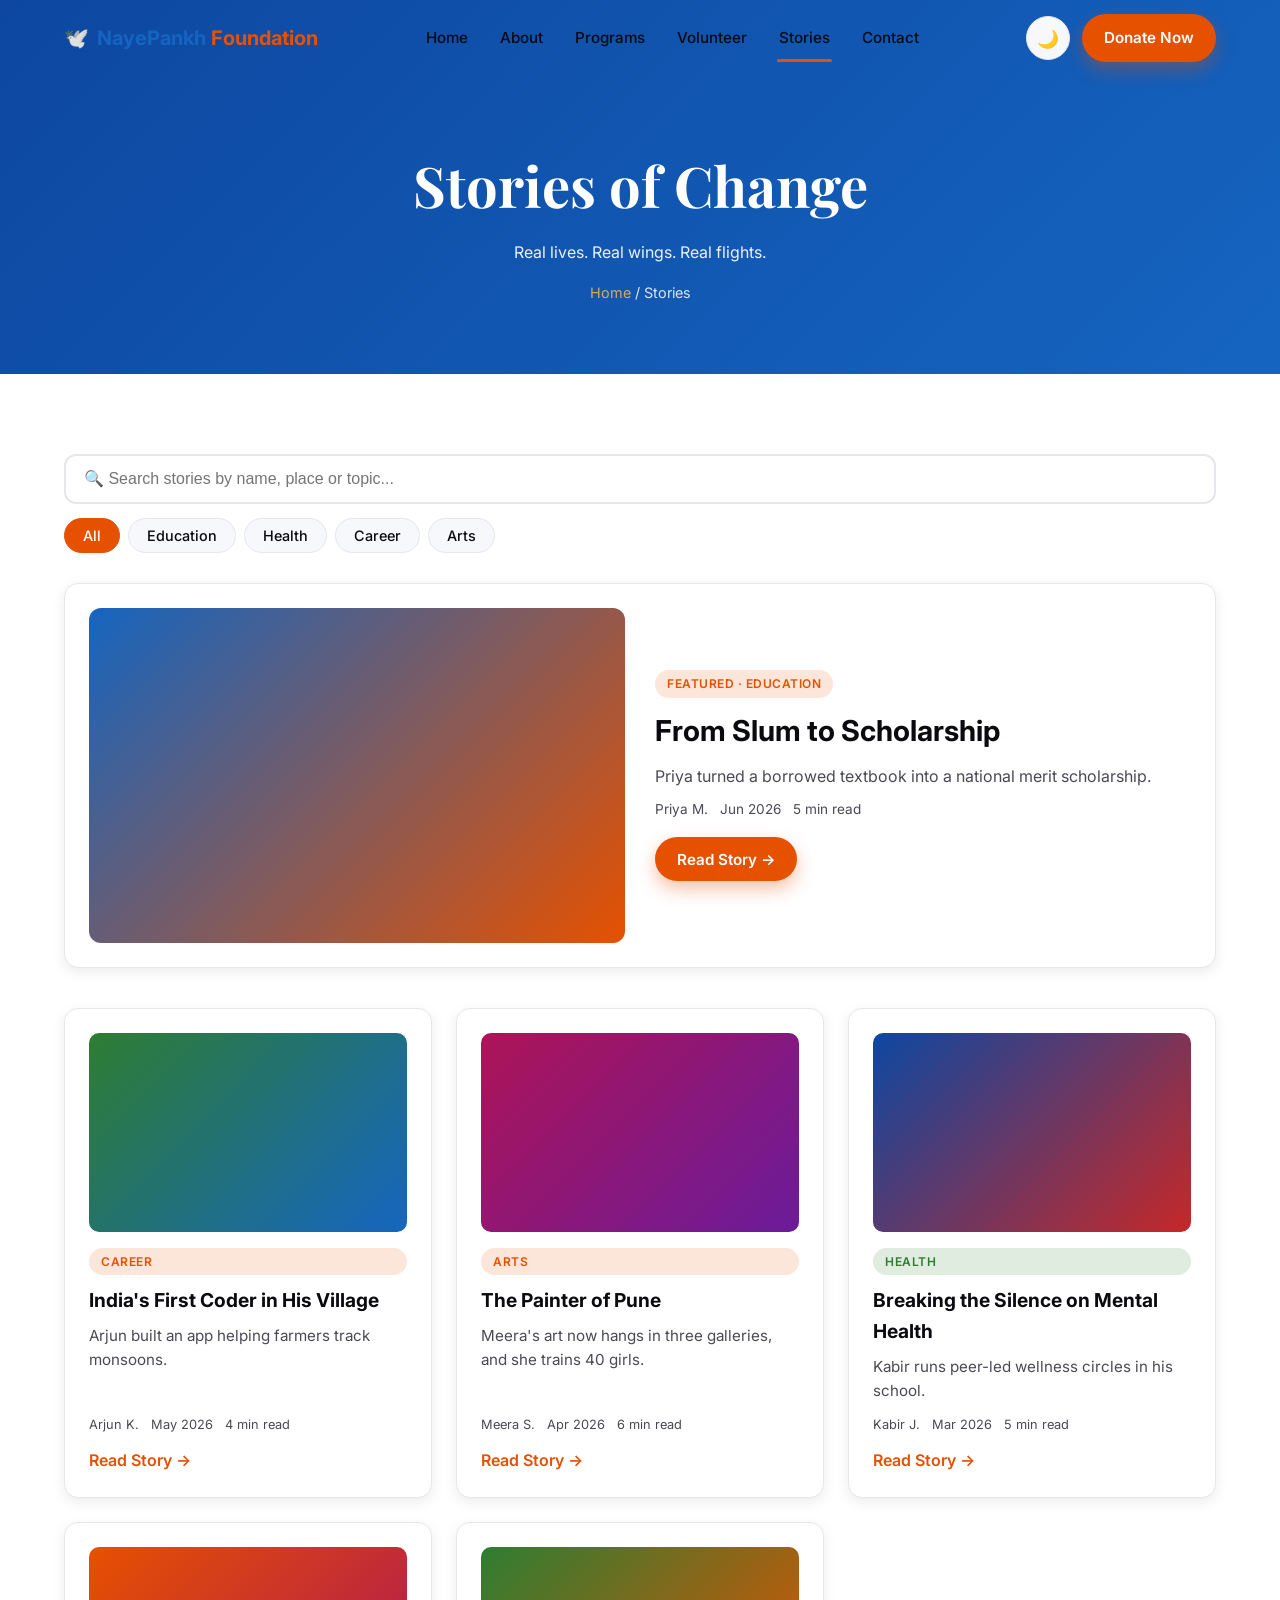
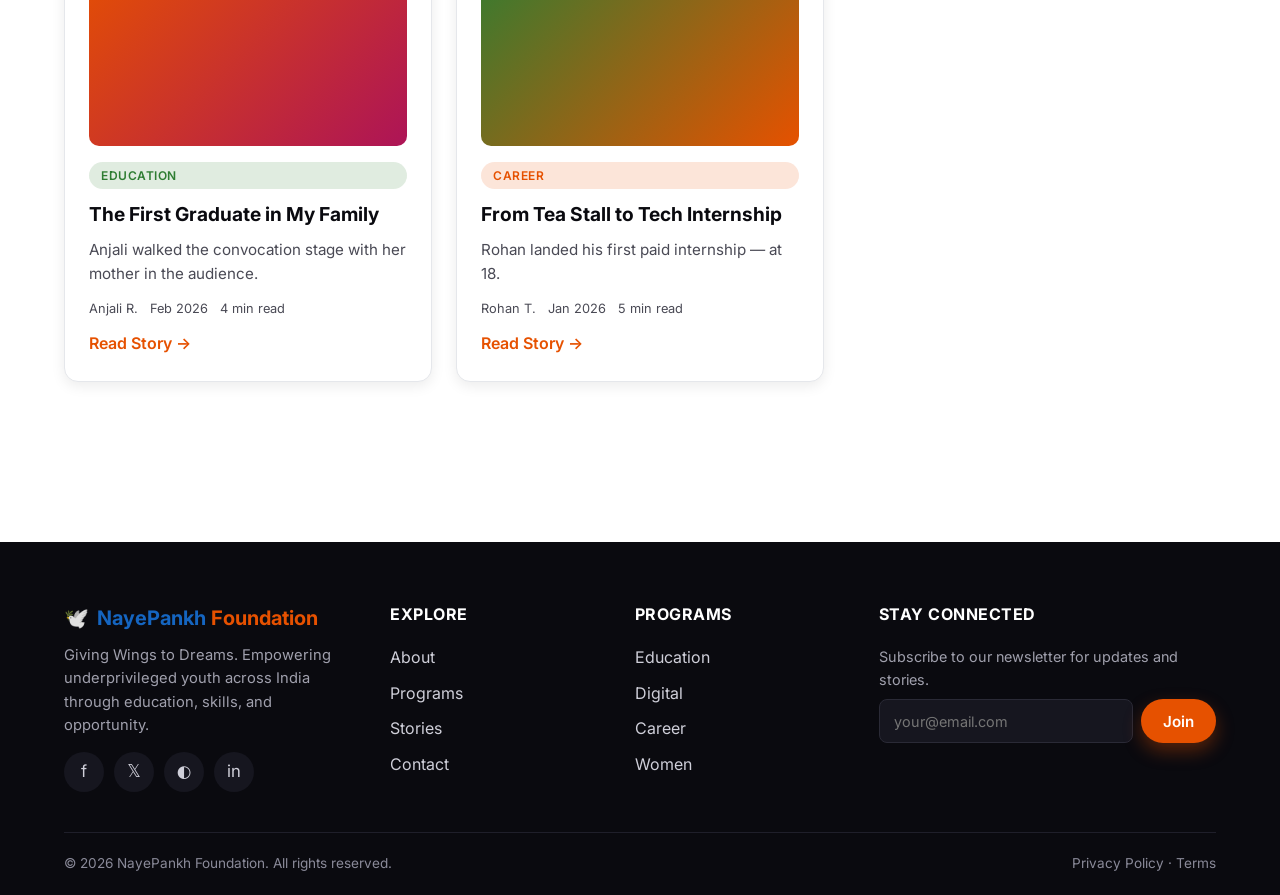
<file: public/ngo/stories.html>
<!DOCTYPE html>
<html lang="en">
<head>
<meta charset="UTF-8" />
<meta name="viewport" content="width=device-width,initial-scale=1" />
<title>Stories — NayePankh Foundation</title>
<meta name="description" content="Stories of change from the youth, families and mentors of NayePankh Foundation." />
<link href="https://fonts.googleapis.com/css2?family=Inter:wght@400;500;600;700&family=Playfair+Display:ital,wght@0,700;1,700&display=swap" rel="stylesheet">
<link rel="stylesheet" href="style.css" />
</head>
<body>
<div id="nav-host"></div>
<main style="padding-top:0">

  <section class="page-hero">
    <div class="container">
      <h1>Stories of Change</h1>
      <p>Real lives. Real wings. Real flights.</p>
      <div class="breadcrumb"><a href="index.html">Home</a> / Stories</div>
    </div>
  </section>

  <section class="section">
    <div class="container">
      <div class="filter-bar">
        <input type="text" id="storySearch" class="search-input" placeholder="🔍 Search stories by name, place or topic..." />
        <div class="filter-buttons" id="storyFilters">
          <button class="chip active" data-cat="All">All</button>
          <button class="chip" data-cat="Education">Education</button>
          <button class="chip" data-cat="Health">Health</button>
          <button class="chip" data-cat="Career">Career</button>
          <button class="chip" data-cat="Arts">Arts</button>
        </div>
      </div>

      <div id="featuredHost"></div>
      <div class="cards-grid" id="storiesGrid"></div>
    </div>
  </section>

</main>
<div id="footer-host"></div>
<script src="main.js"></script>
<script>
const STORIES = [
  {id:1,featured:true,cat:"Education",title:"From Slum to Scholarship",author:"Priya M.",date:"Jun 2026",read:"5 min",excerpt:"Priya turned a borrowed textbook into a national merit scholarship.",grad:"linear-gradient(135deg,#1565c0,#e65100)"},
  {id:2,cat:"Career",title:"India's First Coder in His Village",author:"Arjun K.",date:"May 2026",read:"4 min",excerpt:"Arjun built an app helping farmers track monsoons.",grad:"linear-gradient(135deg,#2e7d32,#1565c0)"},
  {id:3,cat:"Arts",title:"The Painter of Pune",author:"Meera S.",date:"Apr 2026",read:"6 min",excerpt:"Meera's art now hangs in three galleries, and she trains 40 girls.",grad:"linear-gradient(135deg,#ad1457,#6a1b9a)"},
  {id:4,cat:"Health",title:"Breaking the Silence on Mental Health",author:"Kabir J.",date:"Mar 2026",read:"5 min",excerpt:"Kabir runs peer-led wellness circles in his school.",grad:"linear-gradient(135deg,#0d47a1,#c62828)"},
  {id:5,cat:"Education",title:"The First Graduate in My Family",author:"Anjali R.",date:"Feb 2026",read:"4 min",excerpt:"Anjali walked the convocation stage with her mother in the audience.",grad:"linear-gradient(135deg,#e65100,#ad1457)"},
  {id:6,cat:"Career",title:"From Tea Stall to Tech Internship",author:"Rohan T.",date:"Jan 2026",read:"5 min",excerpt:"Rohan landed his first paid internship — at 18.",grad:"linear-gradient(135deg,#2e7d32,#e65100)"},
];

let cat="All",q="";

function render(){
  const list = STORIES.filter(s=>{
    const mc = cat==="All"||s.cat===cat;
    const ml = !q || (s.title+s.author+s.excerpt+s.cat).toLowerCase().includes(q.toLowerCase());
    return mc && ml;
  });
  const featured = list.find(s=>s.featured) || list[0];
  const rest = list.filter(s=>s!==featured);

  document.getElementById("featuredHost").innerHTML = featured ? `
    <div class="featured-story" onclick="openStory(${featured.id})" style="cursor:pointer" data-reveal>
      <div class="img" style="background:${featured.grad}"></div>
      <div>
        <span class="badge accent">Featured · ${featured.cat}</span>
        <h2>${featured.title}</h2>
        <p style="color:var(--text-soft)">${featured.excerpt}</p>
        <div class="meta" style="display:flex;gap:12px;color:var(--text-soft);font-size:.85rem;margin-top:10px"><span>${featured.author}</span><span>${featured.date}</span><span>${featured.read} read</span></div>
        <button class="btn btn-accent" style="margin-top:16px">Read Story →</button>
      </div>
    </div>` : "";

  document.getElementById("storiesGrid").innerHTML = rest.map(s=>`
    <article class="card story-card" data-reveal onclick="openStory(${s.id})">
      <div class="card-img" style="background:${s.grad}"></div>
      <span class="badge ${s.cat==='Career'||s.cat==='Arts'?'accent':'success'}">${s.cat}</span>
      <h3>${s.title}</h3>
      <p>${s.excerpt}</p>
      <div class="meta"><span>${s.author}</span><span>${s.date}</span><span>${s.read} read</span></div>
      <div style="margin-top:12px;color:var(--accent);font-weight:600">Read Story →</div>
    </article>`).join("") || `<p style="grid-column:1/-1;text-align:center;color:var(--text-soft);padding:40px">No stories found.</p>`;

  document.querySelectorAll("[data-reveal]").forEach(el=>el.classList.add("visible"));
}

function openStory(id){
  const s = STORIES.find(x=>x.id===id); if(!s) return;
  const related = STORIES.filter(x=>x.id!==id).slice(0,3);
  openModal(`
    <div style="aspect-ratio:16/8;border-radius:10px;background:${s.grad};margin-bottom:18px"></div>
    <span class="badge ${s.cat==='Career'||s.cat==='Arts'?'accent':'success'}">${s.cat}</span>
    <h2 style="margin:10px 0;font-family:'Playfair Display',serif">${s.title}</h2>
    <div style="color:var(--text-soft);font-size:.9rem;margin-bottom:18px">${s.author} · ${s.date} · ${s.read} read</div>
    <div style="line-height:1.75;color:var(--text)">
      <p>${s.excerpt}</p>
      <p style="margin-top:12px">When the program first reached our neighborhood, no one believed it would last. Today, three years on, the same room that used to be empty after school is the loudest place in the colony — full of laughter, questions, and that wonderful sound of a child suddenly understanding something for the first time.</p>
      <p style="margin-top:12px">There were setbacks, of course. There always are. Notebooks ran out. The internet went down for weeks. Some parents asked us to stop "filling their child's head" with ideas. We listened. We adapted. We kept showing up.</p>
      <p style="margin-top:12px">The breakthrough wasn't a moment — it was a thousand small moments stitched together. A first essay finished. A first computer logged in to. A first college form filled. A first interview cleared.</p>
      <p style="margin-top:12px">Today, the story you've just read isn't extraordinary anymore. It's becoming the new normal. And that, perhaps, is the most beautiful thing of all.</p>
    </div>
    <div class="card" style="margin-top:18px;background:linear-gradient(135deg,#1565c0,#e65100);color:#fff;border:none">
      <h4>🏆 Achievement Highlight</h4>
      <p style="margin-top:6px;opacity:.95">Selected among India's Top 100 Youth Changemakers 2025.</p>
    </div>
    <div style="display:flex;gap:8px;margin-top:18px;flex-wrap:wrap">
      <button class="btn btn-outline" onclick="shareTo('whatsapp','${s.title.replace(/'/g,"")}')">📲 WhatsApp</button>
      <button class="btn btn-outline" onclick="shareTo('linkedin','${s.title.replace(/'/g,"")}')">in LinkedIn</button>
      <button class="btn btn-outline" onclick="copyLink()">🔗 Copy Link</button>
    </div>
    <h4 style="margin-top:26px;margin-bottom:12px">Related stories</h4>
    <div style="display:grid;grid-template-columns:1fr 1fr 1fr;gap:10px">
      ${related.map(r=>`<div class="card" style="padding:10px;cursor:pointer" onclick="closeModal();setTimeout(()=>openStory(${r.id}),200)">
        <div style="aspect-ratio:16/10;border-radius:6px;background:${r.grad};margin-bottom:8px"></div>
        <div style="font-size:.85rem;font-weight:600">${r.title}</div>
      </div>`).join("")}
    </div>
  `);
}
function shareTo(net,title){
  const url = encodeURIComponent(location.href);
  const t = encodeURIComponent(title+" — NayePankh");
  const map = {
    whatsapp:`https://wa.me/?text=${t}%20${url}`,
    linkedin:`https://www.linkedin.com/sharing/share-offsite/?url=${url}`,
  };
  window.open(map[net],"_blank");
}
function copyLink(){
  navigator.clipboard.writeText(location.href).then(()=>showToast("Link copied!"));
}

function pageInit(){
  document.querySelectorAll("#storyFilters .chip").forEach(b=>{
    b.addEventListener("click",()=>{
      document.querySelectorAll("#storyFilters .chip").forEach(x=>x.classList.remove("active"));
      b.classList.add("active"); cat=b.dataset.cat; render();
    });
  });
  let t; document.getElementById("storySearch").addEventListener("input",e=>{
    clearTimeout(t); t=setTimeout(()=>{ q=e.target.value; render(); },300);
  });
  render();
}
</script>
</body>
</html>
</file>
<file: public/ngo/style.css>
/* =========================================================
   NayePankh Foundation - Shared Stylesheet
   ========================================================= */
:root{
  --primary:#1565c0;
  --primary-dark:#0d47a1;
  --accent:#e65100;
  --accent-dark:#bf360c;
  --success:#2e7d32;
  --bg:#ffffff;
  --bg-alt:#f6f8fb;
  --text:#0a0a0f;
  --text-soft:#4a4a55;
  --card:#ffffff;
  --border:#e5e7eb;
  --shadow:0 4px 14px rgba(0,0,0,.08);
  --shadow-lg:0 18px 40px rgba(0,0,0,.14);
  --radius:14px;
  --transition:300ms ease;
  --container:1200px;
}
html.dark{
  --bg:#0a0a0f;
  --bg-alt:#13131c;
  --text:#f5f5f7;
  --text-soft:#b6b6c2;
  --card:#16161f;
  --border:#272735;
  --shadow:0 4px 14px rgba(0,0,0,.5);
  --shadow-lg:0 18px 40px rgba(0,0,0,.6);
}
*{box-sizing:border-box;margin:0;padding:0}
html{scroll-behavior:smooth}
body{
  font-family:'Inter',system-ui,sans-serif;
  background:var(--bg);
  color:var(--text);
  line-height:1.6;
  -webkit-font-smoothing:antialiased;
  transition:background var(--transition),color var(--transition);
}
img{max-width:100%;display:block}
a{color:inherit;text-decoration:none}
button{font-family:inherit;cursor:pointer;border:none;background:none;color:inherit}
ul{list-style:none}
.container{max-width:var(--container);margin:0 auto;padding:0 24px}

/* ---------- Scroll progress ---------- */
.scroll-progress{
  position:fixed;top:0;left:0;height:3px;width:0;
  background:var(--accent);z-index:1000;transition:width 80ms linear;
}

/* ---------- Navbar ---------- */
.navbar{
  position:fixed;top:0;left:0;right:0;z-index:900;
  padding:14px 0;transition:all var(--transition);
  background:transparent;
}
.navbar.scrolled{
  background:color-mix(in srgb,var(--bg) 80%,transparent);
  backdrop-filter:blur(14px);
  box-shadow:0 1px 0 var(--border);
}
.nav-inner{display:flex;align-items:center;justify-content:space-between;gap:24px}
.logo{font-weight:700;font-size:1.25rem;display:flex;align-items:center;gap:8px}
.logo .b{color:var(--primary)}
.logo .o{color:var(--accent)}
.nav-links{display:flex;gap:28px;align-items:center}
.nav-links a{
  position:relative;font-weight:500;font-size:.95rem;
  padding:8px 2px;transition:color var(--transition);
}
.nav-links a:hover{color:var(--primary)}
.nav-links a.active::after,
.nav-links a:hover::after{
  content:"";position:absolute;left:0;right:0;bottom:-4px;height:3px;border-radius:2px;background:var(--accent);
}
.nav-right{display:flex;align-items:center;gap:12px}
.btn{
  display:inline-flex;align-items:center;justify-content:center;gap:8px;
  padding:12px 22px;border-radius:999px;font-weight:600;font-size:.95rem;
  transition:transform var(--transition),filter var(--transition),box-shadow var(--transition);
  min-height:44px;
}
.btn:hover{transform:scale(1.05);filter:brightness(1.08)}
.btn-primary{background:var(--primary);color:#fff}
.btn-accent{background:var(--accent);color:#fff;box-shadow:0 8px 18px rgba(230,81,0,.35)}
.btn-outline{background:transparent;color:var(--text);border:2px solid var(--border)}
.btn-light{background:#fff;color:var(--primary)}
.theme-toggle{
  width:44px;height:44px;border-radius:50%;display:grid;place-items:center;
  background:var(--bg-alt);border:1px solid var(--border);font-size:1.1rem;
  transition:transform var(--transition);
}
.theme-toggle:hover{transform:rotate(20deg)}
.hamburger{display:none;width:44px;height:44px;border-radius:8px;background:var(--bg-alt);border:1px solid var(--border);align-items:center;justify-content:center;flex-direction:column;gap:5px}
.hamburger span{width:22px;height:2px;background:var(--text);border-radius:2px;transition:transform var(--transition),opacity var(--transition)}
.hamburger.open span:nth-child(1){transform:translateY(7px) rotate(45deg)}
.hamburger.open span:nth-child(2){opacity:0}
.hamburger.open span:nth-child(3){transform:translateY(-7px) rotate(-45deg)}

/* Mobile menu overlay */
.mobile-menu{
  position:fixed;inset:0;background:var(--bg);z-index:899;
  display:flex;flex-direction:column;align-items:center;justify-content:center;gap:30px;
  opacity:0;pointer-events:none;transition:opacity var(--transition);
}
.mobile-menu.open{opacity:1;pointer-events:auto}
.mobile-menu a{font-size:1.6rem;font-weight:600;opacity:0;transform:translateY(20px);transition:all 400ms ease}
.mobile-menu.open a{opacity:1;transform:translateY(0)}
.mobile-menu.open a:nth-child(1){transition-delay:.05s}
.mobile-menu.open a:nth-child(2){transition-delay:.1s}
.mobile-menu.open a:nth-child(3){transition-delay:.15s}
.mobile-menu.open a:nth-child(4){transition-delay:.2s}
.mobile-menu.open a:nth-child(5){transition-delay:.25s}
.mobile-menu.open a:nth-child(6){transition-delay:.3s}

/* ---------- Footer ---------- */
.footer{
  background:#0a0a0f;color:#cfcfd9;padding:60px 0 20px;margin-top:80px;
}
.footer-grid{display:grid;grid-template-columns:1.4fr 1fr 1fr 1.4fr;gap:40px}
.footer h4{color:#fff;margin-bottom:18px;font-size:1rem;letter-spacing:.5px;text-transform:uppercase}
.footer ul li{margin-bottom:10px}
.footer ul a{color:#cfcfd9;transition:color var(--transition)}
.footer ul a:hover{color:var(--accent)}
.footer .brand-col p{color:#a0a0ad;margin-top:10px;font-size:.92rem}
.newsletter{display:flex;gap:8px;margin-top:8px}
.newsletter input{
  flex:1;padding:12px 14px;border-radius:8px;border:1px solid #2a2a36;
  background:#16161f;color:#fff;font-family:inherit;font-size:.9rem;
}
.newsletter input:focus{outline:2px solid var(--accent);border-color:var(--accent)}
.socials{display:flex;gap:10px;margin-top:14px}
.socials a{
  width:40px;height:40px;border-radius:50%;background:#16161f;display:grid;place-items:center;
  transition:all var(--transition);font-size:1.05rem;
}
.socials a:hover{background:var(--accent);color:#fff;transform:translateY(-3px)}
.footer-bottom{
  margin-top:40px;padding-top:20px;border-top:1px solid #1f1f2a;
  display:flex;justify-content:space-between;flex-wrap:wrap;gap:10px;font-size:.85rem;color:#8a8a99;
}
.footer-bottom a:hover{color:var(--accent)}

/* ---------- Sections & headings ---------- */
main{padding-top:80px}
.section{padding:80px 0}
.section-title{font-size:2.3rem;font-weight:700;margin-bottom:12px;text-align:center}
.section-sub{color:var(--text-soft);text-align:center;max-width:680px;margin:0 auto 50px;font-size:1.05rem}
.eyebrow{display:inline-block;color:var(--accent);font-weight:600;letter-spacing:2px;text-transform:uppercase;font-size:.8rem;margin-bottom:10px}

/* ---------- Hero (Home) ---------- */
.hero{
  min-height:100vh;display:flex;align-items:center;justify-content:center;
  position:relative;overflow:hidden;text-align:center;color:#fff;
  background:linear-gradient(120deg,#0d47a1,#1565c0,#e65100,#1565c0);
  background-size:300% 300%;animation:gradientShift 18s ease infinite;
  padding:120px 20px 80px;
}
@keyframes gradientShift{0%,100%{background-position:0% 50%}50%{background-position:100% 50%}}
.hero h1{
  font-family:'Playfair Display',serif;font-weight:700;color:#fff;
  font-size:clamp(2.6rem,8vw,5rem);line-height:1.05;
}
.hero h2{
  font-family:'Playfair Display',serif;font-style:italic;color:#ffb74d;
  font-size:clamp(2rem,6vw,3.6rem);margin-top:6px;
}
.hero p{max-width:620px;margin:24px auto 32px;font-size:1.1rem;opacity:.95}
.hero-ctas{display:flex;gap:14px;justify-content:center;flex-wrap:wrap}
.paper-plane{
  position:absolute;color:rgba(255,255,255,.65);font-size:1.8rem;
  animation:fly 14s linear infinite;
}
.paper-plane:nth-child(2){top:20%;left:-10%;animation-duration:18s;animation-delay:-3s;font-size:1.4rem}
.paper-plane:nth-child(3){top:60%;left:-10%;animation-duration:22s;animation-delay:-8s;font-size:2.2rem}
.paper-plane:nth-child(4){top:75%;left:-10%;animation-duration:16s;animation-delay:-12s;font-size:1.2rem}
.paper-plane:nth-child(5){top:35%;left:-10%;animation-duration:20s;animation-delay:-5s}
@keyframes fly{
  0%{transform:translate(0,0) rotate(15deg);opacity:0}
  10%{opacity:.7}
  90%{opacity:.7}
  100%{transform:translate(120vw,-40px) rotate(25deg);opacity:0}
}

/* ---------- Stats ---------- */
.stats{background:var(--bg-alt);padding:50px 0}
.stats-grid{display:grid;grid-template-columns:repeat(4,1fr);gap:30px;text-align:center}
.stat-num{font-size:2.6rem;font-weight:700;color:var(--primary)}
.stat-label{color:var(--text-soft);margin-top:6px;font-weight:500}

/* ---------- Cards ---------- */
.card{
  background:var(--card);border:1px solid var(--border);border-radius:var(--radius);
  padding:24px;box-shadow:var(--shadow);transition:all var(--transition);
  display:flex;flex-direction:column;height:100%;
}
.card:hover{transform:translateY(-6px);box-shadow:var(--shadow-lg)}
.cards-grid{display:grid;grid-template-columns:repeat(3,1fr);gap:24px}
.cards-grid.cols-2{grid-template-columns:repeat(2,1fr)}
.card-img{
  aspect-ratio:16/10;border-radius:10px;margin-bottom:16px;
  background:linear-gradient(135deg,var(--primary),var(--accent));
}
.badge{
  display:inline-block;padding:4px 12px;border-radius:999px;font-size:.75rem;
  font-weight:600;background:rgba(21,101,192,.12);color:var(--primary);
  text-transform:uppercase;letter-spacing:.5px;
}
.badge.accent{background:rgba(230,81,0,.15);color:var(--accent)}
.badge.success{background:rgba(46,125,50,.15);color:var(--success)}
.card h3{margin:10px 0 8px;font-size:1.2rem}
.card p{color:var(--text-soft);font-size:.95rem;flex:1}
.card .meta{display:flex;gap:12px;font-size:.8rem;color:var(--text-soft);margin-top:12px}

/* ---------- Marquee ---------- */
.marquee{overflow:hidden;padding:30px 0;background:var(--bg-alt);position:relative}
.marquee-track{display:flex;gap:60px;animation:scroll 25s linear infinite;width:max-content}
.marquee-track span{color:var(--text-soft);font-weight:600;font-size:1.2rem;white-space:nowrap}
@keyframes scroll{from{transform:translateX(0)}to{transform:translateX(-50%)}}

/* ---------- CTA dual ---------- */
.dual-cta{display:grid;grid-template-columns:1fr 1fr;gap:24px}
.cta-card{
  border-radius:var(--radius);padding:50px 36px;color:#fff;text-align:center;
  transition:transform var(--transition);position:relative;overflow:hidden;
}
.cta-card:hover{transform:translateY(-6px)}
.cta-card.blue{background:linear-gradient(135deg,#1565c0,#0d47a1)}
.cta-card.orange{background:linear-gradient(135deg,#e65100,#bf360c)}
.cta-card h3{font-size:1.8rem;margin-bottom:10px}
.cta-card p{opacity:.95;margin-bottom:22px}

/* ---------- Page hero (sub-pages) ---------- */
.page-hero{
  padding:140px 0 70px;text-align:center;color:#fff;
  background:linear-gradient(135deg,#0d47a1,#1565c0);
}
.page-hero h1{font-size:clamp(2.2rem,5vw,3.5rem);font-family:'Playfair Display',serif}
.page-hero p{opacity:.92;margin-top:10px}
.breadcrumb{margin-top:16px;font-size:.9rem;opacity:.85}
.breadcrumb a{color:#ffb74d}

/* ---------- Timeline ---------- */
.timeline{position:relative;max-width:900px;margin:0 auto;padding:20px 0}
.timeline::before{content:"";position:absolute;left:50%;top:0;bottom:0;width:3px;background:var(--border);transform:translateX(-50%)}
.tl-item{
  position:relative;width:50%;padding:20px 40px;opacity:0;transform:translateY(30px);
  transition:all 600ms ease;
}
.tl-item.visible{opacity:1;transform:translateY(0)}
.tl-item:nth-child(odd){left:0;text-align:right}
.tl-item:nth-child(even){left:50%}
.tl-item .dot{
  position:absolute;top:30px;width:18px;height:18px;border-radius:50%;
  background:var(--accent);border:4px solid var(--bg);box-shadow:0 0 0 2px var(--accent);
}
.tl-item:nth-child(odd) .dot{right:-9px}
.tl-item:nth-child(even) .dot{left:-9px}
.tl-card{background:var(--card);border:1px solid var(--border);border-radius:12px;padding:20px;box-shadow:var(--shadow)}
.tl-year{color:var(--accent);font-weight:700;font-size:1.4rem}

/* ---------- Mission/Vision ---------- */
.mv-grid{display:grid;grid-template-columns:1fr 1fr;gap:24px}
.mv-card{padding:36px;border-radius:var(--radius);color:#fff}
.mv-card.blue{background:linear-gradient(135deg,#1565c0,#0d47a1)}
.mv-card.orange{background:linear-gradient(135deg,#e65100,#bf360c)}
.mv-card h3{font-size:1.6rem;margin-bottom:12px}

/* ---------- Values grid ---------- */
.values{display:grid;grid-template-columns:repeat(3,1fr);gap:20px}
.value{background:var(--card);border:1px solid var(--border);border-radius:12px;padding:24px;text-align:center;transition:all var(--transition)}
.value:hover{transform:translateY(-4px);box-shadow:var(--shadow-lg)}
.value .icon{font-size:2rem;margin-bottom:10px}
.value h4{margin-bottom:6px}
.value p{color:var(--text-soft);font-size:.9rem}

/* ---------- Team flip cards ---------- */
.team-grid{display:grid;grid-template-columns:repeat(4,1fr);gap:20px;perspective:1000px}
.flip{height:280px;position:relative}
.flip-inner{position:relative;width:100%;height:100%;transition:transform 600ms;transform-style:preserve-3d;cursor:pointer}
.flip:hover .flip-inner{transform:rotateY(180deg)}
.flip-face{
  position:absolute;inset:0;backface-visibility:hidden;border-radius:var(--radius);
  background:var(--card);border:1px solid var(--border);box-shadow:var(--shadow);
  display:flex;flex-direction:column;align-items:center;justify-content:center;padding:24px;text-align:center;
}
.flip-back{transform:rotateY(180deg);background:linear-gradient(135deg,#1565c0,#e65100);color:#fff}
.avatar{
  width:90px;height:90px;border-radius:50%;display:grid;place-items:center;
  font-size:1.8rem;font-weight:700;color:#fff;margin-bottom:14px;
}

/* ---------- Filter & search ---------- */
.filter-bar{display:flex;flex-direction:column;gap:14px;margin-bottom:30px}
.search-input{
  width:100%;padding:14px 18px;border-radius:12px;
  border:2px solid var(--border);background:var(--card);color:var(--text);
  font-size:1rem;transition:border-color var(--transition);
}
.search-input:focus{outline:none;border-color:var(--primary)}
.filter-buttons{display:flex;flex-wrap:wrap;gap:8px}
.chip{
  padding:8px 18px;border-radius:999px;background:var(--bg-alt);border:1px solid var(--border);
  font-weight:500;font-size:.9rem;transition:all var(--transition);
}
.chip:hover{border-color:var(--accent)}
.chip.active{background:var(--accent);color:#fff;border-color:var(--accent)}
.result-count{color:var(--text-soft);font-size:.9rem;margin-bottom:18px}

/* ---------- Program cards ---------- */
.program-card{border-top:5px solid var(--primary);position:relative}
.program-card[data-cat="Education"]{border-top-color:#1565c0}
.program-card[data-cat="Digital"]{border-top-color:#6a1b9a}
.program-card[data-cat="Career"]{border-top-color:#2e7d32}
.program-card[data-cat="Arts"]{border-top-color:#e65100}
.program-card[data-cat="Health"]{border-top-color:#c62828}
.program-card[data-cat="Women"]{border-top-color:#ad1457}
.program-card .icon{font-size:2.6rem;margin-bottom:10px}
.impact-stat{margin:14px 0;padding:10px 14px;border-radius:8px;background:var(--bg-alt);font-weight:600;font-size:.9rem;color:var(--primary)}

/* ---------- Modal ---------- */
.modal-backdrop{
  position:fixed;inset:0;background:rgba(0,0,0,.55);backdrop-filter:blur(6px);
  display:none;align-items:center;justify-content:center;z-index:1100;padding:20px;
}
.modal-backdrop.open{display:flex}
.modal{
  background:var(--card);color:var(--text);border-radius:var(--radius);
  max-width:520px;width:100%;padding:32px;position:relative;
  animation:scaleIn .25s ease-out;max-height:90vh;overflow-y:auto;
}
@keyframes scaleIn{from{transform:scale(.9);opacity:0}to{transform:scale(1);opacity:1}}
.modal h3{margin-bottom:18px}
.modal .close{position:absolute;top:14px;right:14px;width:36px;height:36px;border-radius:50%;background:var(--bg-alt);font-size:1.2rem;display:grid;place-items:center}

/* ---------- Forms ---------- */
.form-grid{display:grid;grid-template-columns:1fr 1fr;gap:16px}
.field{display:flex;flex-direction:column;position:relative;margin-bottom:6px}
.field label{font-size:.88rem;font-weight:500;margin-bottom:6px;color:var(--text)}
.field input,.field select,.field textarea{
  padding:12px 14px;border-radius:10px;border:2px solid var(--border);
  background:var(--card);color:var(--text);font-family:inherit;font-size:.95rem;
  transition:all var(--transition);min-height:44px;
}
.field input:focus,.field select:focus,.field textarea:focus{outline:none;border-color:var(--primary)}
.field textarea{min-height:110px;resize:vertical}
.field.invalid input,.field.invalid select,.field.invalid textarea{border-color:#c62828;animation:shake .3s}
.field .err{color:#c62828;font-size:.8rem;margin-top:4px;display:none}
.field.invalid .err{display:block}
.field .ok{position:absolute;right:14px;top:38px;color:var(--success);opacity:0;transition:opacity var(--transition)}
.field.valid .ok{opacity:1}
@keyframes shake{0%,100%{transform:translateX(0)}25%{transform:translateX(-6px)}75%{transform:translateX(6px)}}

/* Floating labels for contact */
.float-field{position:relative;margin-bottom:18px}
.float-field input,.float-field select,.float-field textarea{
  width:100%;padding:18px 14px 8px;border:2px solid var(--border);border-radius:10px;
  background:var(--card);color:var(--text);font-family:inherit;font-size:1rem;
}
.float-field label{
  position:absolute;left:14px;top:14px;color:var(--text-soft);
  transition:all 200ms;pointer-events:none;background:var(--card);padding:0 4px;
}
.float-field input:focus + label,
.float-field input:not(:placeholder-shown) + label,
.float-field textarea:focus + label,
.float-field textarea:not(:placeholder-shown) + label,
.float-field select:focus + label,
.float-field select:valid + label{top:-8px;left:10px;font-size:.75rem;color:var(--primary)}

/* ---------- Multi-step ---------- */
.step-progress{display:flex;align-items:center;gap:8px;margin-bottom:30px}
.step-progress .bar{flex:1;height:6px;background:var(--border);border-radius:3px;overflow:hidden}
.step-progress .bar-fill{height:100%;background:var(--accent);width:33%;transition:width 400ms ease}
.step-progress .label{font-weight:600;color:var(--text-soft);font-size:.9rem;white-space:nowrap}
.step{display:none;animation:fadeUp .35s}
.step.active{display:block}
@keyframes fadeUp{from{opacity:0;transform:translateY(8px)}to{opacity:1;transform:translateY(0)}}
.step h3{margin-bottom:20px}
.step-nav{display:flex;justify-content:space-between;margin-top:24px;gap:10px}
.toggle-group{display:flex;flex-wrap:wrap;gap:8px}
.toggle-group button{
  padding:10px 16px;border-radius:8px;background:var(--bg-alt);border:2px solid var(--border);
  font-weight:500;transition:all var(--transition);
}
.toggle-group button.on{background:var(--accent);color:#fff;border-color:var(--accent)}
.radio-cards{display:grid;grid-template-columns:repeat(3,1fr);gap:10px}
.radio-card{
  padding:18px;border-radius:10px;border:2px solid var(--border);text-align:center;
  cursor:pointer;font-weight:500;transition:all var(--transition);
}
.radio-card.selected{border-color:var(--accent);background:rgba(230,81,0,.08);color:var(--accent)}
.chk-grid{display:grid;grid-template-columns:repeat(2,1fr);gap:8px}
.chk{display:flex;align-items:center;gap:8px;padding:10px;border:1px solid var(--border);border-radius:8px;cursor:pointer;background:var(--bg-alt)}
.chk input{width:18px;height:18px;accent-color:var(--accent)}
.range-row{display:flex;align-items:center;gap:14px}
.range-row input[type=range]{flex:1;accent-color:var(--accent)}
.range-val{font-weight:700;color:var(--accent);min-width:60px;text-align:right}

/* Tag input */
.tag-input{display:flex;flex-wrap:wrap;gap:6px;padding:8px;border:2px solid var(--border);border-radius:10px;background:var(--card);min-height:48px}
.tag-input input{flex:1;min-width:120px;border:none;outline:none;background:transparent;color:var(--text);font-family:inherit;padding:6px}
.tag{display:inline-flex;align-items:center;gap:6px;background:var(--primary);color:#fff;padding:4px 10px;border-radius:999px;font-size:.82rem}
.tag button{color:#fff;font-weight:700}
.char-counter{text-align:right;font-size:.8rem;color:var(--text-soft);margin-top:4px}

/* Process steps */
.process{display:grid;grid-template-columns:repeat(4,1fr);gap:20px;position:relative}
.process::before{content:"";position:absolute;top:40px;left:10%;right:10%;height:3px;background:var(--border);z-index:0}
.step-box{position:relative;background:var(--card);border:1px solid var(--border);border-radius:12px;padding:20px;text-align:center;z-index:1;box-shadow:var(--shadow)}
.step-box .num{
  width:50px;height:50px;border-radius:50%;background:var(--accent);color:#fff;
  display:grid;place-items:center;font-weight:700;font-size:1.2rem;margin:0 auto 12px;
}

/* ---------- Stories ---------- */
.featured-story{
  display:grid;grid-template-columns:1fr 1fr;gap:30px;align-items:center;
  background:var(--card);border:1px solid var(--border);border-radius:var(--radius);
  padding:24px;margin-bottom:40px;box-shadow:var(--shadow);
}
.featured-story .img{aspect-ratio:16/10;border-radius:12px;background:linear-gradient(135deg,#1565c0,#e65100)}
.featured-story h2{font-size:1.8rem;margin:10px 0}
.story-card{cursor:pointer}

/* ---------- Contact ---------- */
.contact-grid{display:grid;grid-template-columns:1.2fr 1fr;gap:40px}
.info-card{background:var(--card);border:1px solid var(--border);border-radius:var(--radius);padding:28px;margin-bottom:18px;box-shadow:var(--shadow)}
.info-row{display:flex;align-items:flex-start;gap:14px;margin-bottom:14px;cursor:pointer}
.info-row .ic{font-size:1.4rem}
.map-box{aspect-ratio:16/10;border-radius:var(--radius);overflow:hidden;background:var(--bg-alt);position:relative}
.map-box iframe{width:100%;height:100%;border:0}

/* FAQ */
.faq{max-width:800px;margin:0 auto}
.faq-item{border:1px solid var(--border);border-radius:12px;margin-bottom:12px;background:var(--card);overflow:hidden}
.faq-q{
  width:100%;padding:18px 20px;display:flex;justify-content:space-between;align-items:center;
  font-weight:600;font-size:1rem;text-align:left;
}
.faq-q .arrow{color:var(--accent);font-size:1.2rem;transition:transform var(--transition)}
.faq-item.open .arrow{transform:rotate(180deg)}
.faq-a{max-height:0;overflow:hidden;transition:max-height 350ms ease;padding:0 20px;color:var(--text-soft)}
.faq-item.open .faq-a{max-height:300px;padding:0 20px 18px}

/* ---------- Toast ---------- */
.toast-stack{position:fixed;top:90px;right:20px;display:flex;flex-direction:column;gap:10px;z-index:1200}
.toast{
  background:var(--card);color:var(--text);border-left:4px solid var(--success);
  padding:14px 20px;border-radius:8px;box-shadow:var(--shadow-lg);min-width:240px;
  animation:slideIn .3s ease-out;
}
.toast.error{border-left-color:#c62828}
.toast.info{border-left-color:var(--primary)}
@keyframes slideIn{from{transform:translateX(120%)}to{transform:translateX(0)}}

/* ---------- Loading spinner ---------- */
.spinner{
  width:18px;height:18px;border:2.5px solid rgba(255,255,255,.4);border-top-color:#fff;
  border-radius:50%;animation:spin .8s linear infinite;
}
@keyframes spin{to{transform:rotate(360deg)}}

/* ---------- Reveal on scroll (AOS substitute) ---------- */
[data-reveal]{opacity:0;transform:translateY(24px);transition:all 700ms ease}
[data-reveal].visible{opacity:1;transform:translateY(0)}

/* ---------- Responsive ---------- */
@media(max-width:960px){
  .nav-links,.nav-right .btn-accent{display:none}
  .hamburger{display:flex}
  .footer-grid{grid-template-columns:1fr 1fr}
  .stats-grid{grid-template-columns:repeat(2,1fr)}
  .cards-grid,.cards-grid.cols-2{grid-template-columns:1fr}
  .dual-cta,.mv-grid,.contact-grid,.featured-story{grid-template-columns:1fr}
  .values{grid-template-columns:repeat(2,1fr)}
  .team-grid{grid-template-columns:repeat(2,1fr)}
  .process{grid-template-columns:repeat(2,1fr)}
  .process::before{display:none}
  .form-grid{grid-template-columns:1fr}
  .radio-cards{grid-template-columns:1fr}
  .timeline::before{left:20px}
  .tl-item{width:100%;left:0!important;text-align:left;padding-left:50px;padding-right:10px}
  .tl-item .dot{left:11px!important;right:auto!important}
  /* Mobile horizontal scroll for featured programs */
  .scroll-snap{display:flex;gap:16px;overflow-x:auto;scroll-snap-type:x mandatory;padding-bottom:10px}
  .scroll-snap .card{flex:0 0 85%;scroll-snap-align:center}
}
@media(max-width:560px){
  .stats-grid{grid-template-columns:1fr 1fr}
  .values,.team-grid,.process{grid-template-columns:1fr}
  .footer-grid{grid-template-columns:1fr}
  .section{padding:60px 0}
}
</file>
